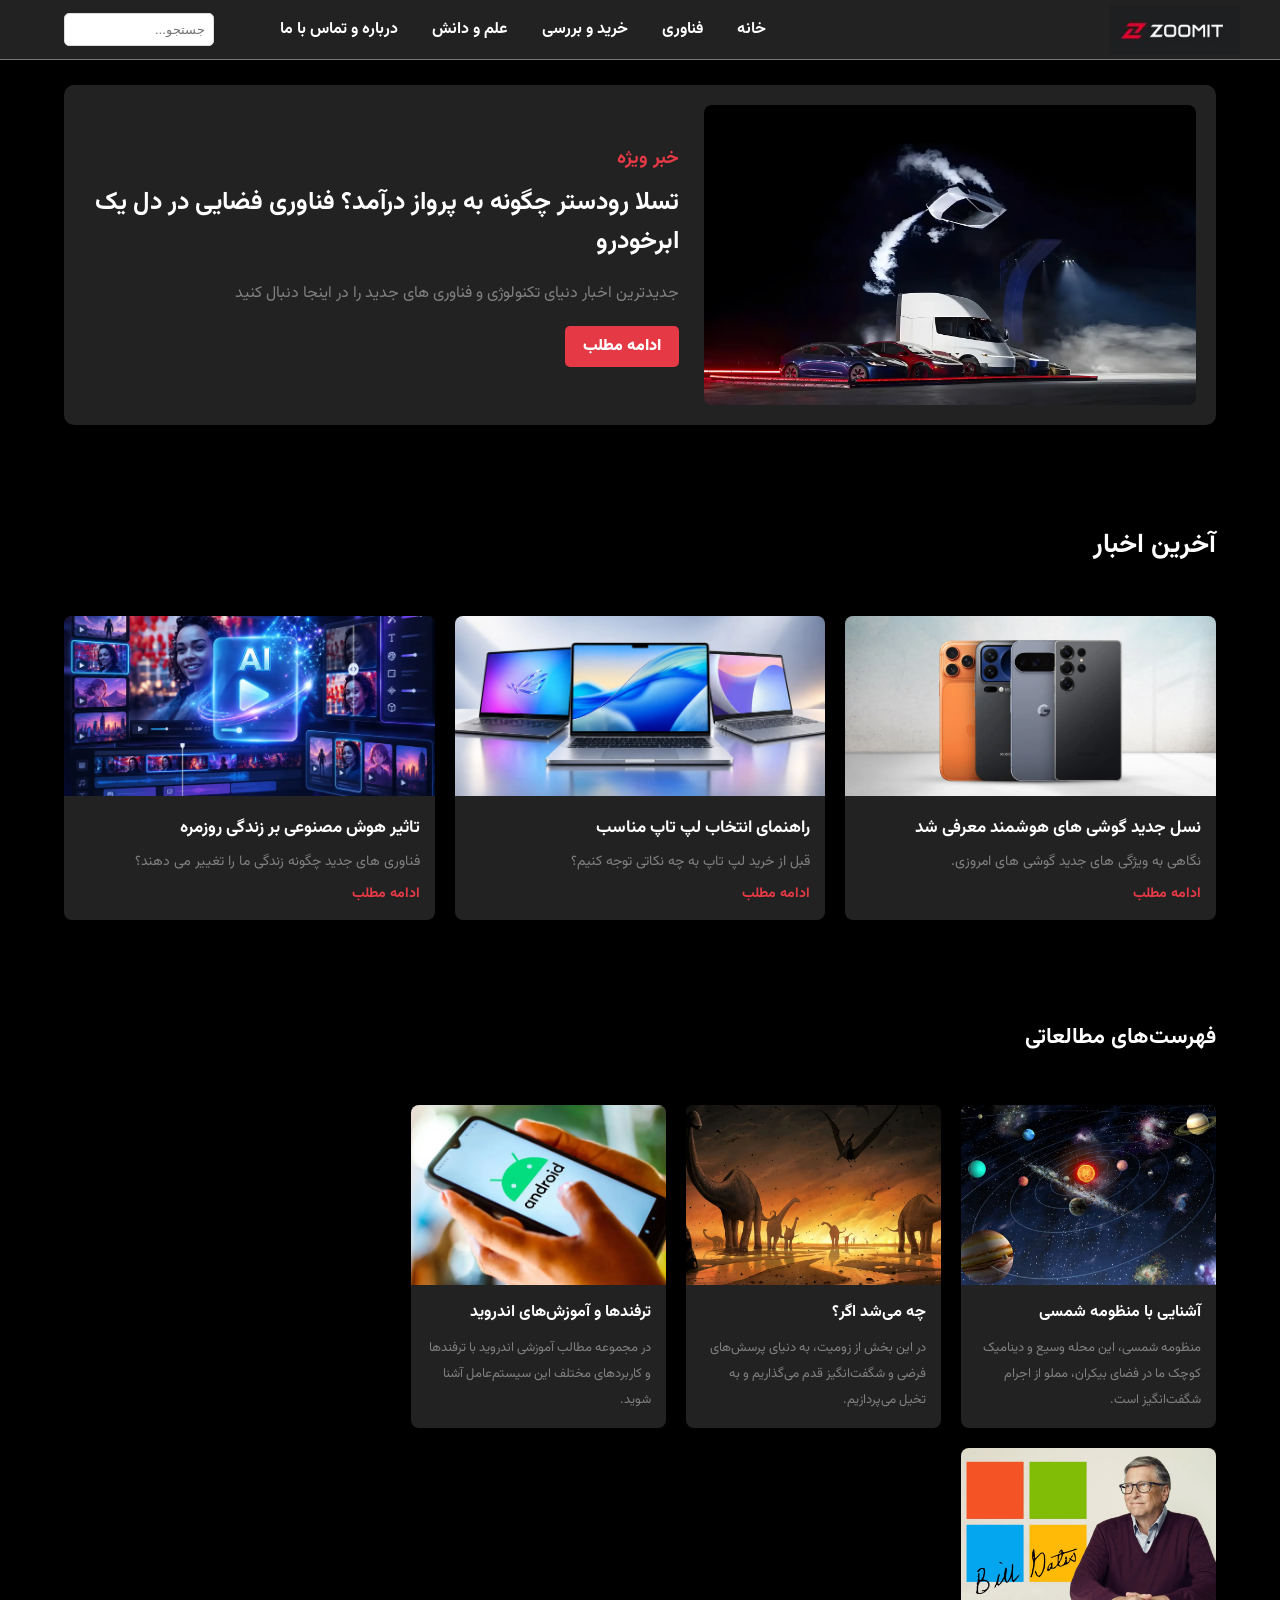
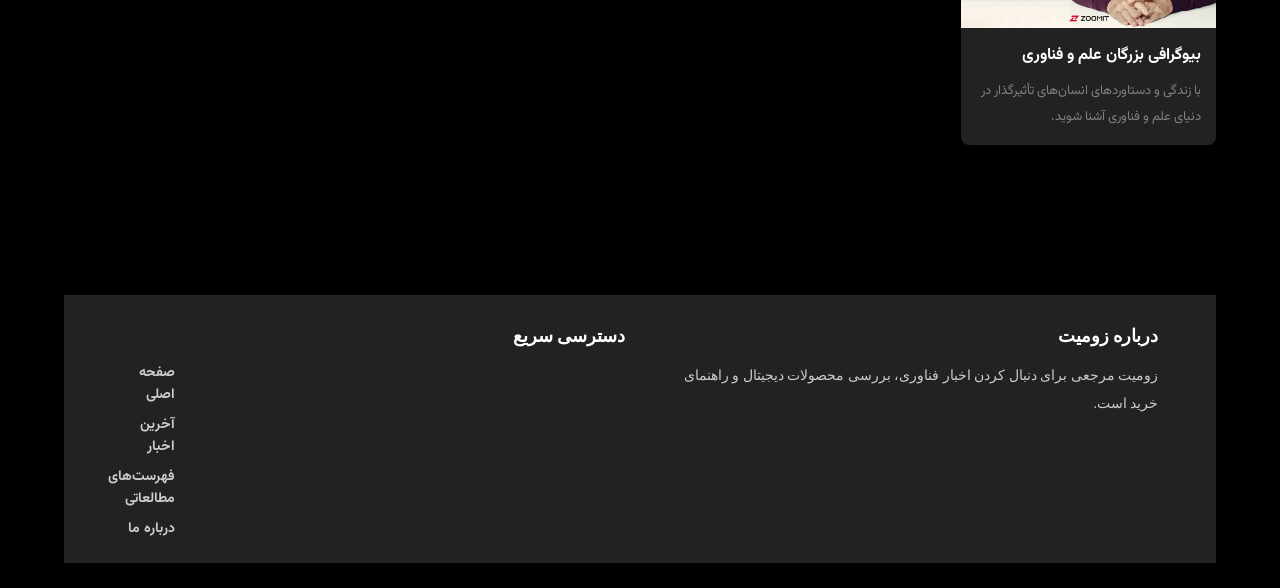
<file: index.html>
<!DOCTYPE html>
<html lang="en">
<head>
    <meta charset="UTF-8">
    <meta name="viewport" content="width=device-width, initial-scale=1.0">
    <link rel="stylesheet" href="style.css">
    <link rel="shortcut icon" href="./images/favicon.png" type="image/x-icon">
    <title>zoomit</title>
</head>
<body>
    <header class="header">
        <img src="./images/logo.JPG" class="logo">

        <nav class="menu">
            <ul>
                <li><a href="./index.html">خانه</a></li>
                <li><a href="./technology.html">فناوری</a></li>
                <li><a href="./buying-guide.html">خرید و بررسی</a></li>
                <li><a href="./science.html">علم و دانش</a></li>
                <li><a href="./about.html">درباره و تماس با ما</a></li>
            </ul>
        </nav>
        
        <div class="search">
            <input type="search" placeholder="جستجو...">
        </div>
    </header> 

    <main class="container">
    <section class="main-news">
            <img src="./images/tesla.webp" alt="تصویر فناوری تسلا">

            <div class="news-text">
                <span class="label">خبر ویژه</span>
                <h1>تسلا رودستر چگونه به پرواز درآمد؟ فناوری فضایی در دل یک ابرخودرو</h1>
                <p>
                    جدیدترین اخبار دنیای تکنولوژی و فناوری های جدید را در اینجا دنبال کنید
                </p>
                <a href="./tesla.html" class="read-more">ادامه مطلب</a>
            </div>
        </section>

        <section class="latest-news">
            <h2>آخرین اخبار</h2>

            <div class="news-list">

                <article class="news-card">
                    <img src="./images/newphones.webp" alt="گوشی موبایل">
                    <div class="card-text">
                        <h3>نسل جدید گوشی های هوشمند معرفی شد</h3>
                        <p>نگاهی به ویژگی های جدید گوشی های امروزی.</p>
                        <a href="./brand-new-phones.html">ادامه مطلب</a>
                    </div>
                </article>

                <article class="news-card">
                    <img src="./images/newslaptop.webp" alt="لپ تاپ">
                    <div class="card-text">
                        <h3>راهنمای انتخاب لپ تاپ مناسب</h3>
                        <p>قبل از خرید لپ تاپ به چه نکاتی توجه کنیم؟</p>
                        <a href="./laptop-guide.html">ادامه مطلب</a>
                    </div>
                </article>

                <article class="news-card">
                    <img src="./images/newstech.webp" alt="فناوری">
                    <div class="card-text">
                        <h3>تاثیر هوش مصنوعی بر زندگی روزمره</h3>
                        <p>فناوری های جدید چگونه زندگی ما را تغییر می دهند؟</p>
                        <a href="./ai.html">ادامه مطلب</a>
                    </div>
                </article>
        </section>


        <section class="study-list">
        <h2>فهرست‌های مطالعاتی</h2>

     <div class="study-cards">

        <article class="study-card">
            <img src="./images/solarsystem.webp" alt="آشنایی با منظومه شمسی">

            <div class="study-text">
                <h3>آشنایی با منظومه شمسی</h3>
                <p>
                    منظومه شمسی، این محله وسیع و
                    دینامیک کوچک ما در فضای بیکران،
                    مملو از اجرام شگفت‌انگیز است.
                </p>
            </div>
        </article>

        <article class="study-card">
            <img src="./images/whatif.webp" alt="چه می شد اگر؟">

            <div class="study-text">
                <h3>چه می‌شد اگر؟</h3>
                <p>
                    در این بخش از زومیت، به دنیای
                    پرسش‌های فرضی و شگفت‌انگیز قدم
                    می‌گذاریم و به تخیل می‌پردازیم.
                </p>
            </div>
        </article>

        <article class="study-card">
            <img src="./images/android.webp" alt="ترفندها و آموزش های اندروید">

            <div class="study-text">
                <h3>ترفندها و آموزش‌های اندروید</h3>
                <p>
                    در مجموعه مطالب آموزشی اندروید
                    با ترفندها و کاربردهای مختلف
                    این سیستم‌عامل آشنا شوید.
                </p>
            </div>
        </article>

        <article class="study-card">
            <img src="./images/experts.webp" alt="بیوگرافی بزرگان علم و فناوری">

            <div class="study-text">
                <h3>بیوگرافی بزرگان علم و فناوری</h3>
                <p>
                    با زندگی و دستاوردهای انسان‌های
                    تأثیرگذار در دنیای علم و فناوری
                    آشنا شوید.
                </p>
            </div>
        </article>

        </section>

<footer class="footer">
    <div class="footer-content">

        <div class="footer-box">
            <h3>درباره زومیت</h3>
            <p>
                زومیت مرجعی برای دنبال کردن اخبار فناوری،
                بررسی محصولات دیجیتال و راهنمای خرید است.
            </p>
        </div>

        
        <div class="footer-box">
            <h3>دسترسی سریع</h3>
            <ul>
                <li><a href="#">صفحه اصلی</a></li>
                <li><a href="#">آخرین اخبار</a></li>
                <li><a href="#">فهرست‌های مطالعاتی</a></li>
                <li><a href="#">درباره ما</a></li>
            </ul>
        </div>
</footer>
        </main>
</body>
</html>
</file>
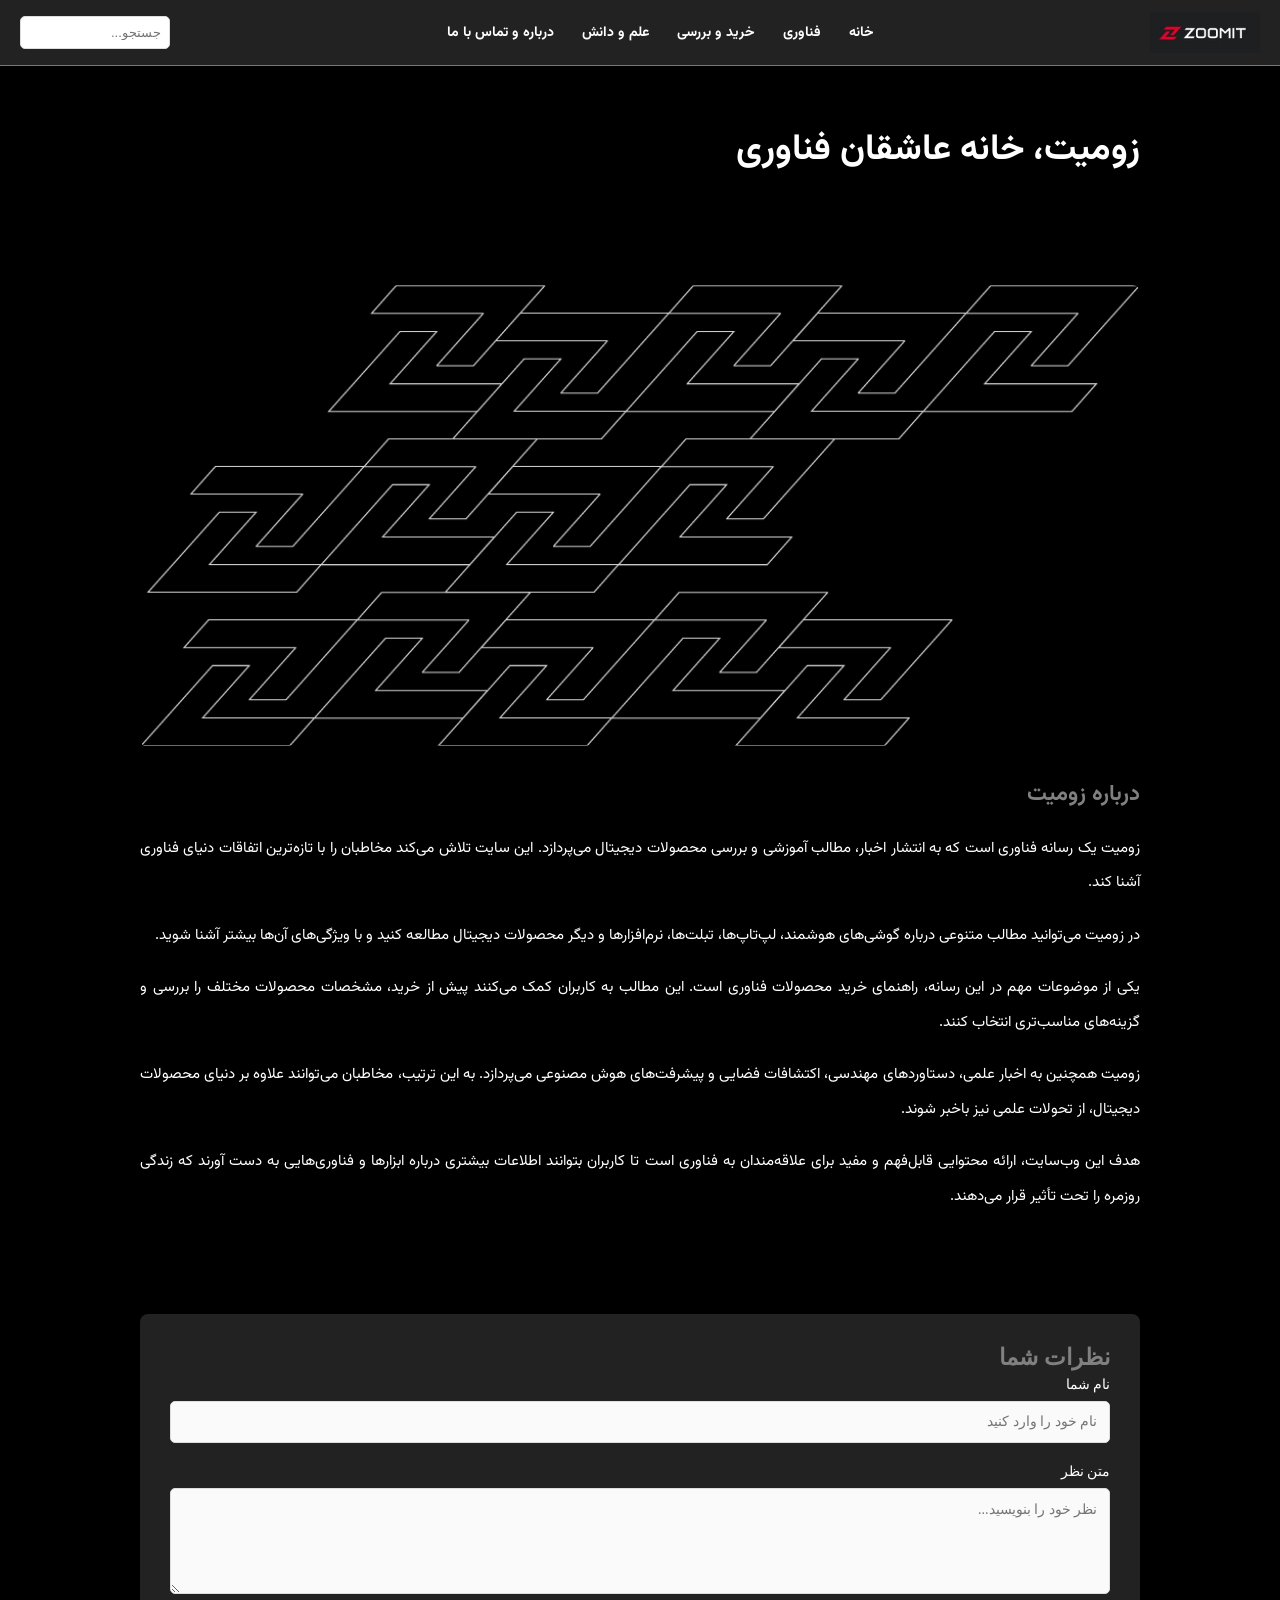
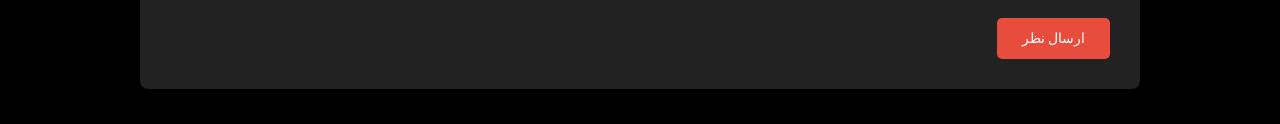
<file: about.html>
<!DOCTYPE html>
<html lang="en">
<head>
    <meta charset="UTF-8">
    <meta name="viewport" content="width=device-width, initial-scale=1.0">
    <link rel="stylesheet" href="about.css">
    <title>About and Contact Us</title>
</head>
<body>
    <header class="header">
        <img src="./images/logo.JPG" class="logo">

        <nav class="menu">
            <ul>
                <li><a href="./index.html">خانه</a></li>
                <li><a href="./technology.html">فناوری</a></li>
                <li><a href="./buying-guide.html">خرید و بررسی</a></li>
                <li><a href="./science.html">علم و دانش</a></li>
                <li><a href="./about.html">درباره و تماس با ما</a></li>
            </ul>
        </nav>
        
        <div class="search">
            <input type="search" placeholder="جستجو...">
        </div>
    </header>
    
    <main class="content">
        <section class="about-section">
            <h1>زومیت، خانه عاشقان فناوری</h1>

            <div class="about-image">
                <img src="./images/Zoomit.png"
                     alt="معرفی سایت زومیت و دنیای فناوری">
            </div>

            <div class="about-text">
                <h2>درباره زومیت</h2>

                <p>
                    زومیت یک رسانه فناوری است که به انتشار اخبار،
                    مطالب آموزشی و بررسی محصولات دیجیتال می‌پردازد.
                    این سایت تلاش می‌کند مخاطبان را با تازه‌ترین
                    اتفاقات دنیای فناوری آشنا کند.
                </p>

                <p>
                    در زومیت می‌توانید مطالب متنوعی درباره گوشی‌های
                    هوشمند، لپ‌تاپ‌ها، تبلت‌ها، نرم‌افزارها و دیگر
                    محصولات دیجیتال مطالعه کنید و با ویژگی‌های
                    آن‌ها بیشتر آشنا شوید.
                </p>

                <p>
                    یکی از موضوعات مهم در این رسانه، راهنمای خرید
                    محصولات فناوری است. این مطالب به کاربران کمک
                    می‌کنند پیش از خرید، مشخصات محصولات مختلف را
                    بررسی و گزینه‌های مناسب‌تری انتخاب کنند.
                </p>

                <p>
                    زومیت همچنین به اخبار علمی، دستاوردهای مهندسی،
                    اکتشافات فضایی و پیشرفت‌های هوش مصنوعی می‌پردازد.
                    به این ترتیب، مخاطبان می‌توانند علاوه بر دنیای
                    محصولات دیجیتال، از تحولات علمی نیز باخبر شوند.
                </p>

                <p>
                    هدف این وب‌سایت، ارائه محتوایی قابل‌فهم و مفید
                    برای علاقه‌مندان به فناوری است تا کاربران بتوانند
                    اطلاعات بیشتری درباره ابزارها و فناوری‌هایی
                    به دست آورند که زندگی روزمره را تحت تأثیر
                    قرار می‌دهند.
                </p>

            </div>
        </section>

        <section class="comments">
            <h2>نظرات شما</h2>

            <form action="#" method="post">

                <div class="form-group">
                    <label for="username">نام شما</label>
                    <input type="text"
                           id="username"
                           name="username"
                           placeholder="نام خود را وارد کنید"
                           required>
                </div>
                <div class="form-group">
                    <label for="comment">متن نظر</label>
                    <textarea id="comment"
                              name="comment"
                              rows="5"
                              placeholder="نظر خود را بنویسید..."
                              required></textarea>

                </div>
                <button type="submit">
                    ارسال نظر
                </button>
            </form>
    </section>
    </main>        
</body>
</html>
</file>
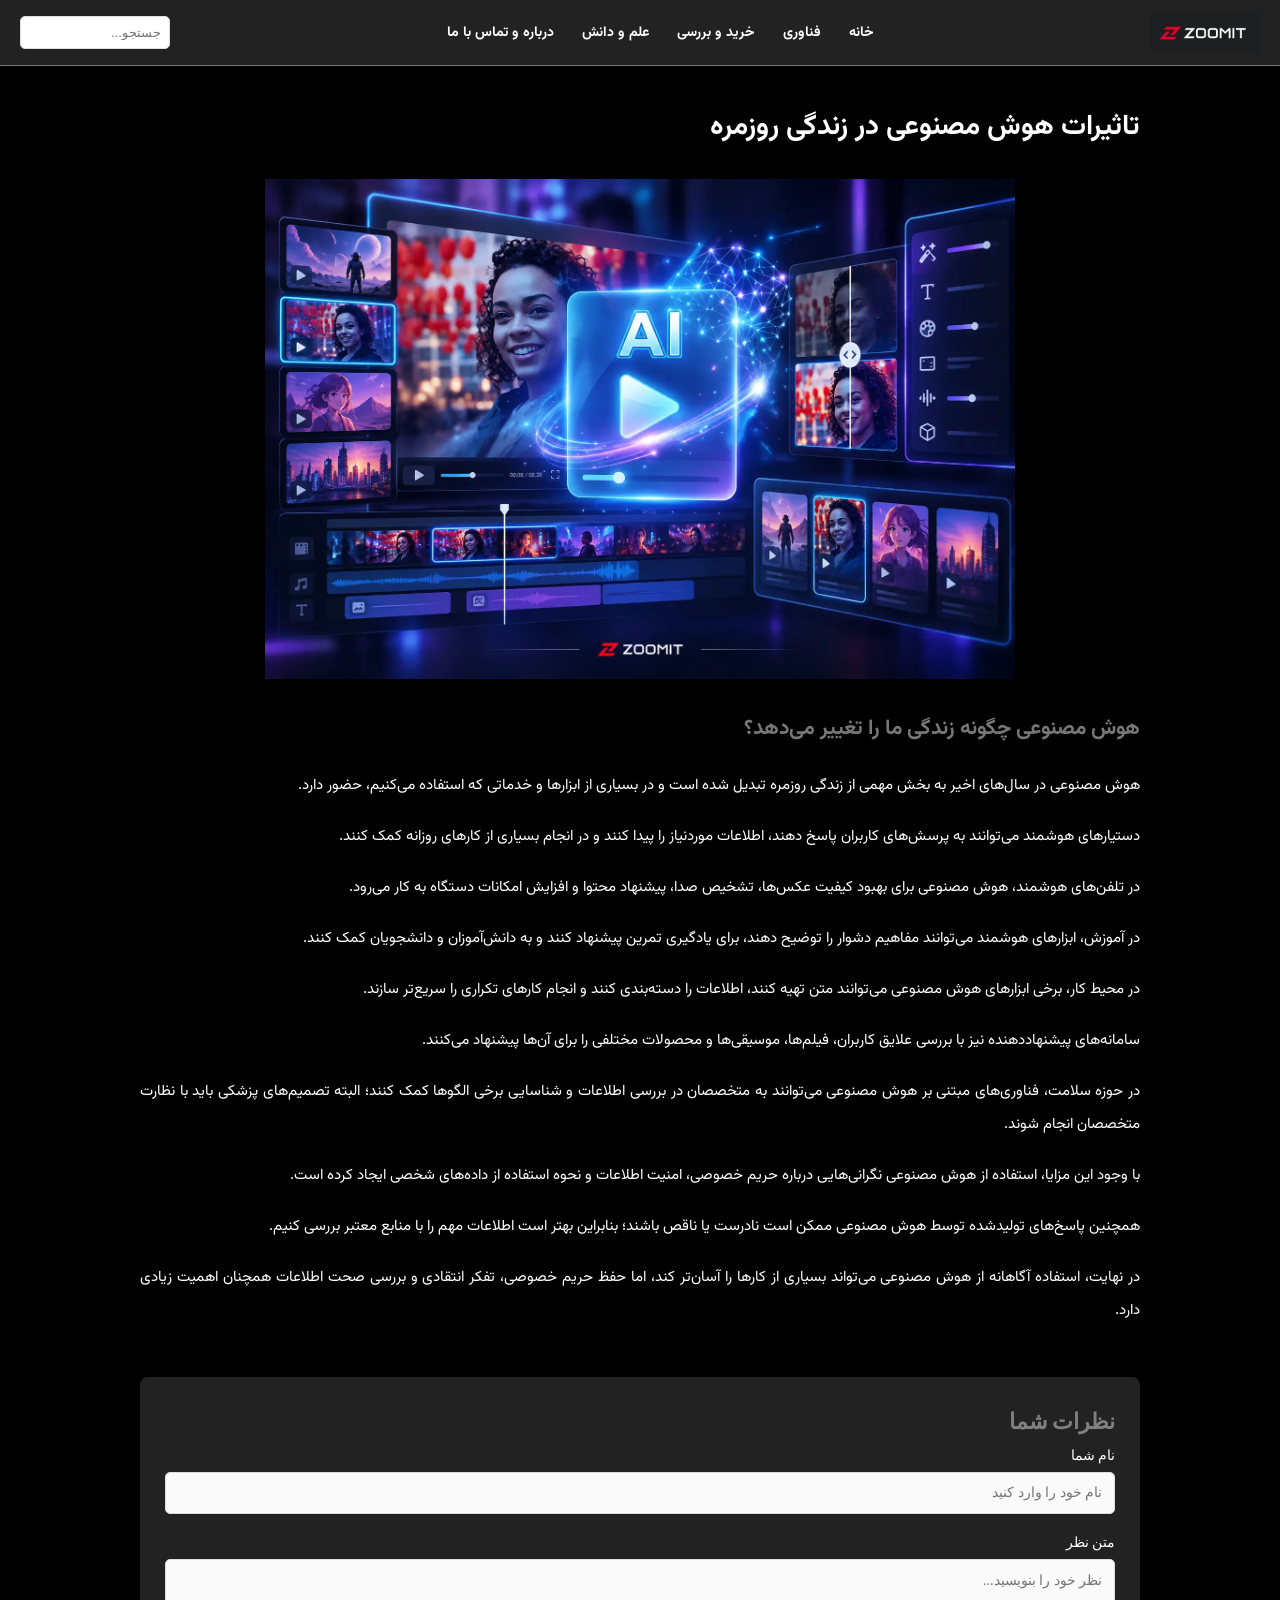
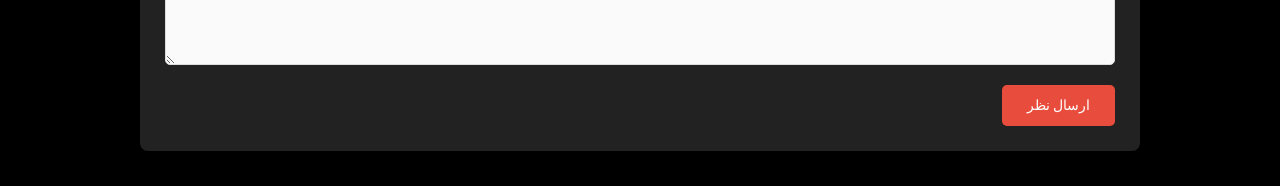
<file: ai.html>
<!DOCTYPE html>
<html lang="en">
<head>
    <meta charset="UTF-8">
    <meta name="viewport" content="width=device-width, initial-scale=1.0">
    <link rel="stylesheet" href="ai.css">
    <title>AI</title>
</head>
<body>
    <header class="header">
        <img src="./images/logo.JPG" class="logo">

        <nav class="menu">
            <ul>
                <li><a href="./index.html">خانه</a></li>
                <li><a href="./technology.html">فناوری</a></li>
                <li><a href="./buying-guide.html">خرید و بررسی</a></li>
                <li><a href="./science.html">علم و دانش</a></li>
                <li><a href="./about.html">درباره و تماس با ما</a></li>
            </ul>
        </nav>
        <div class="search">
            <input type="search" placeholder="جستجو...">
        </div>
    </header> 

    <main class="content">
        <article class="article">
            <h1>تاثیرات هوش مصنوعی در زندگی روزمره</h1>

            <div class="news-image">
                <img src="./images/newstech.webp"
                     alt="تصویر مفهومی گوشی تاشو اپل">
            </div>

            <div class="news-content">

                <h2>هوش مصنوعی چگونه زندگی ما را تغییر می‌دهد؟</h2>

                <p>
                    هوش مصنوعی در سال‌های اخیر به بخش مهمی از زندگی روزمره تبدیل شده است
                    و در بسیاری از ابزارها و خدماتی که استفاده می‌کنیم، حضور دارد.
                </p>

                <p>
                    دستیارهای هوشمند می‌توانند به پرسش‌های کاربران پاسخ دهند،
                    اطلاعات موردنیاز را پیدا کنند و در انجام بسیاری از کارهای روزانه کمک کنند.
                </p>

                <p>
                    در تلفن‌های هوشمند، هوش مصنوعی برای بهبود کیفیت عکس‌ها،
                    تشخیص صدا، پیشنهاد محتوا و افزایش امکانات دستگاه به کار می‌رود.
                </p>

                <p>
                    در آموزش، ابزارهای هوشمند می‌توانند مفاهیم دشوار را توضیح دهند،
                    برای یادگیری تمرین پیشنهاد کنند و به دانش‌آموزان و دانشجویان کمک کنند.
                </p>

                <p>
                    در محیط کار، برخی ابزارهای هوش مصنوعی می‌توانند متن تهیه کنند،
                    اطلاعات را دسته‌بندی کنند و انجام کارهای تکراری را سریع‌تر سازند.
                </p>

                <p>
                    سامانه‌های پیشنهاددهنده نیز با بررسی علایق کاربران،
                    فیلم‌ها، موسیقی‌ها و محصولات مختلفی را برای آن‌ها پیشنهاد می‌کنند.
                </p>

                <p>
                    در حوزه سلامت، فناوری‌های مبتنی بر هوش مصنوعی می‌توانند به متخصصان
                    در بررسی اطلاعات و شناسایی برخی الگوها کمک کنند؛ البته تصمیم‌های پزشکی
                    باید با نظارت متخصصان انجام شوند.
                </p>

                <p>
                    با وجود این مزایا، استفاده از هوش مصنوعی نگرانی‌هایی درباره
                    حریم خصوصی، امنیت اطلاعات و نحوه استفاده از داده‌های شخصی ایجاد کرده است.
                </p>

                <p>
                    همچنین پاسخ‌های تولیدشده توسط هوش مصنوعی ممکن است نادرست یا ناقص باشند؛
                    بنابراین بهتر است اطلاعات مهم را با منابع معتبر بررسی کنیم.
                </p>

                <p>
                    در نهایت، استفاده آگاهانه از هوش مصنوعی می‌تواند بسیاری از کارها را آسان‌تر کند،
                    اما حفظ حریم خصوصی، تفکر انتقادی و بررسی صحت اطلاعات همچنان اهمیت زیادی دارد.
                </p>

            </div>

        </article>

        <section class="comments">
            <h2>نظرات شما</h2>

            <form action="#" method="post">

                <div class="form-group">
                    <label for="username">نام شما</label>
                    <input type="text"
                           id="username"
                           name="username"
                           placeholder="نام خود را وارد کنید"
                           required>
                </div>
                <div class="form-group">
                    <label for="comment">متن نظر</label>
                    <textarea id="comment"
                              name="comment"
                              rows="5"
                              placeholder="نظر خود را بنویسید..."
                              required></textarea>

                </div>
                <button type="submit">
                    ارسال نظر
                </button>
            </form>
        </section>


    </main>
</body>
</html>
</file>
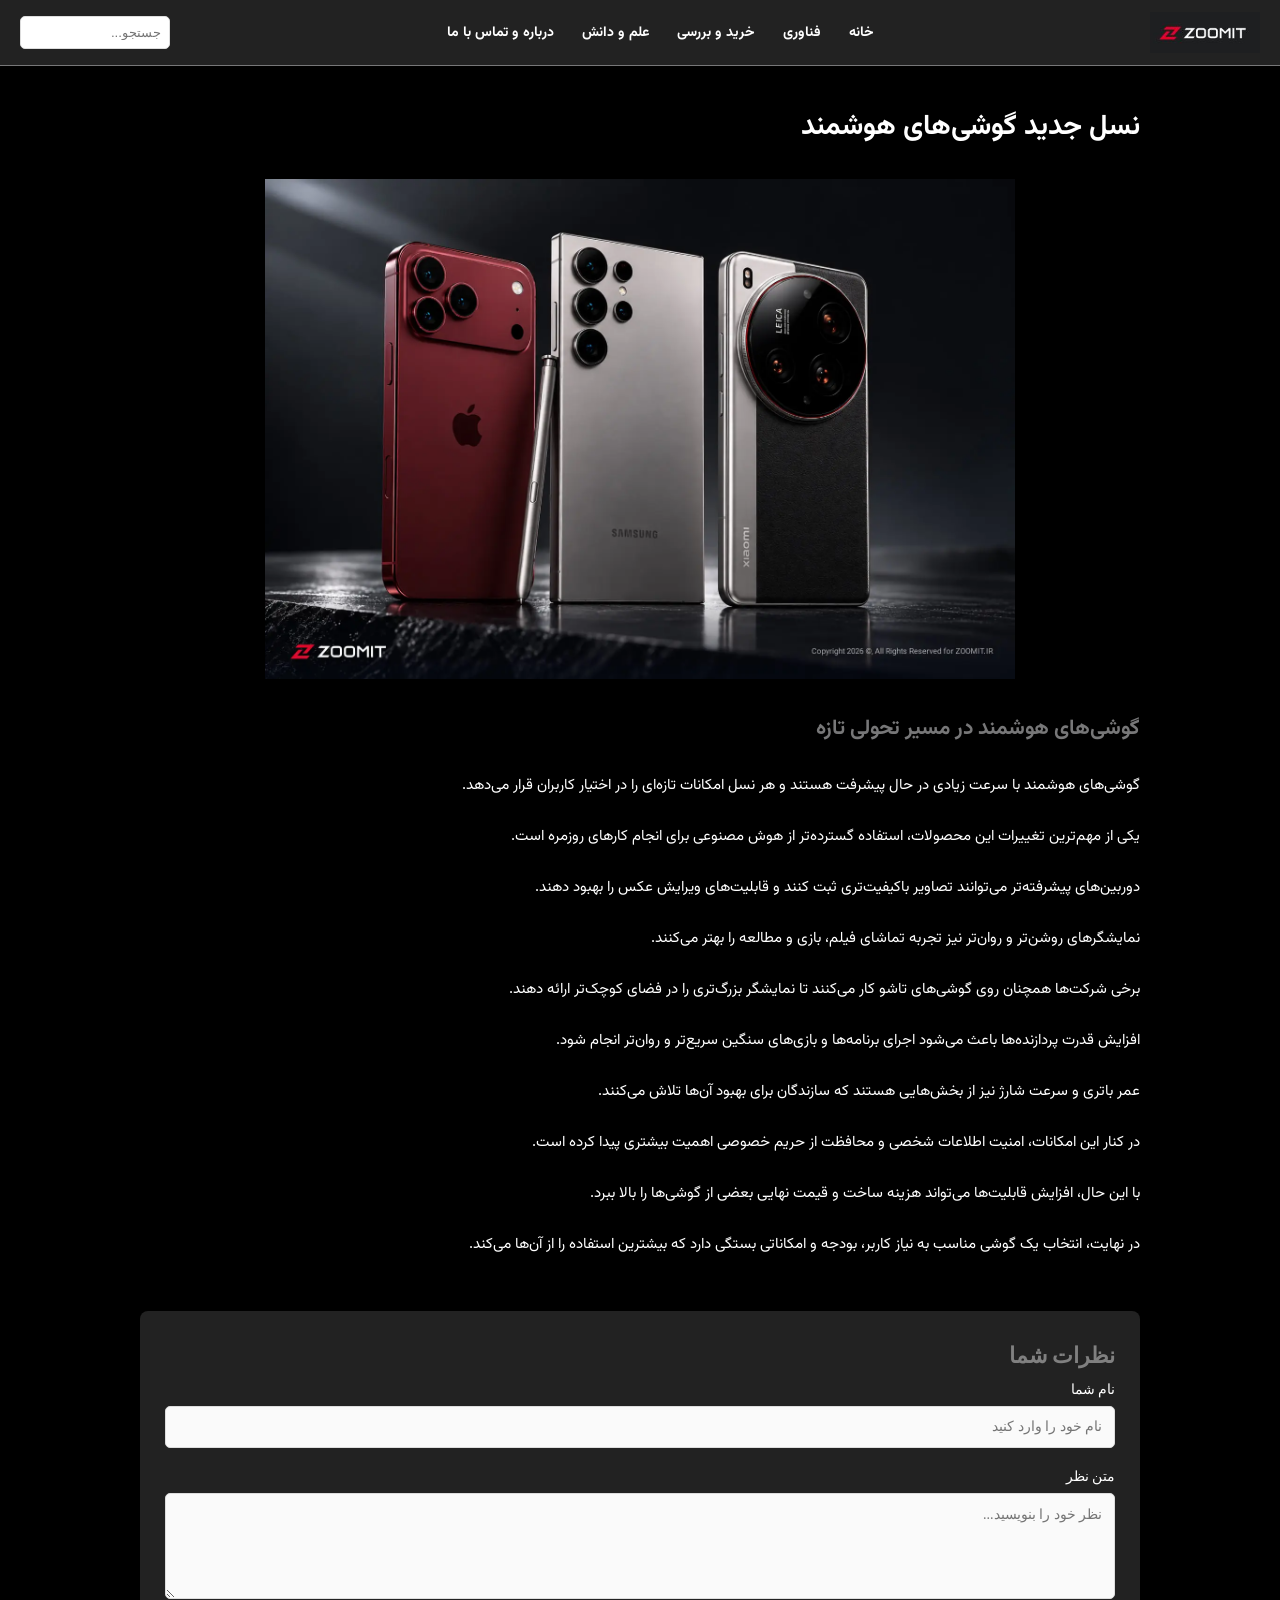
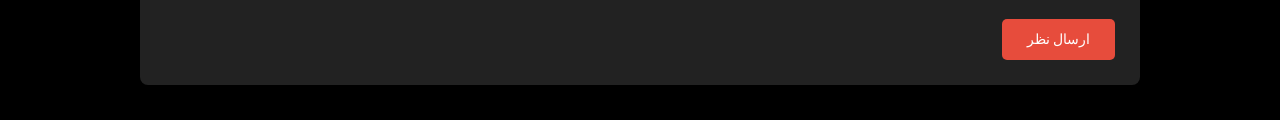
<file: brand-new-phones.html>
<!DOCTYPE html>
<html lang="fa">
<head>
    <meta charset="UTF-8">
    <meta name="viewport" content="width=device-width, initial-scale=1.0">
    <link rel="stylesheet" href="brand-new-phones.css">
    <title>Document</title>
</head>
<body>
    <header class="header">
        <img src="./images/logo.JPG" class="logo">

        <nav class="menu">
            <ul>
                <li><a href="./index.html">خانه</a></li>
                <li><a href="./technology.html">فناوری</a></li>
                <li><a href="./buying-guide.html">خرید و بررسی</a></li>
                <li><a href="./science.html">علم و دانش</a></li>
                <li><a href="./about.html">درباره و تماس با ما</a></li>
            </ul>
        </nav>
        
        <div class="search">
            <input type="search" placeholder="جستجو...">
        </div>
    </header> 

    <main class="content">
        <article class="article">
            <h1>نسل جدید گوشی‌های هوشمند</h1>

            <div class="news-image">
                <img src="./images/brandnewphones.webp"
                     alt="تصویر مفهومی گوشی تاشو اپل">
            </div>

            <div class="news-content">
                <h2>گوشی‌های هوشمند در مسیر تحولی تازه</h2>

                <p>
                    گوشی‌های هوشمند با سرعت زیادی در حال پیشرفت هستند و هر نسل امکانات تازه‌ای را در اختیار کاربران قرار می‌دهد.
                </p>

                <p>
                    یکی از مهم‌ترین تغییرات این محصولات، استفاده گسترده‌تر از هوش مصنوعی برای انجام کارهای روزمره است.
                </p>

                <p>
                    دوربین‌های پیشرفته‌تر می‌توانند تصاویر باکیفیت‌تری ثبت کنند و قابلیت‌های ویرایش عکس را بهبود دهند.
                </p>

                <p>
                    نمایشگرهای روشن‌تر و روان‌تر نیز تجربه تماشای فیلم، بازی و مطالعه را بهتر می‌کنند.
                </p>

                <p>
                    برخی شرکت‌ها همچنان روی گوشی‌های تاشو کار می‌کنند تا نمایشگر بزرگ‌تری را در فضای کوچک‌تر ارائه دهند.
                </p>

                <p>
                    افزایش قدرت پردازنده‌ها باعث می‌شود اجرای برنامه‌ها و بازی‌های سنگین سریع‌تر و روان‌تر انجام شود.
                </p>

                <p>
                    عمر باتری و سرعت شارژ نیز از بخش‌هایی هستند که سازندگان برای بهبود آن‌ها تلاش می‌کنند.
                </p>

                <p>
                    در کنار این امکانات، امنیت اطلاعات شخصی و محافظت از حریم خصوصی اهمیت بیشتری پیدا کرده است.
                </p>

                <p>
                    با این حال، افزایش قابلیت‌ها می‌تواند هزینه ساخت و قیمت نهایی بعضی از گوشی‌ها را بالا ببرد.
                </p>

                <p>
                    در نهایت، انتخاب یک گوشی مناسب به نیاز کاربر، بودجه و امکاناتی بستگی دارد که بیشترین استفاده را از آن‌ها می‌کند.
                </p>
            </div>
        </article>

        <section class="comments">
            <h2>نظرات شما</h2>

            <form action="#" method="post">

                <div class="form-group">
                    <label for="username">نام شما</label>
                    <input type="text"
                           id="username"
                           name="username"
                           placeholder="نام خود را وارد کنید"
                           required>
                </div>
                <div class="form-group">
                    <label for="comment">متن نظر</label>
                    <textarea id="comment"
                              name="comment"
                              rows="5"
                              placeholder="نظر خود را بنویسید..."
                              required></textarea>

                </div>
                <button type="submit">
                    ارسال نظر
                </button>
            </form>
        </section>


    </main>
</body>
</html>
</file>
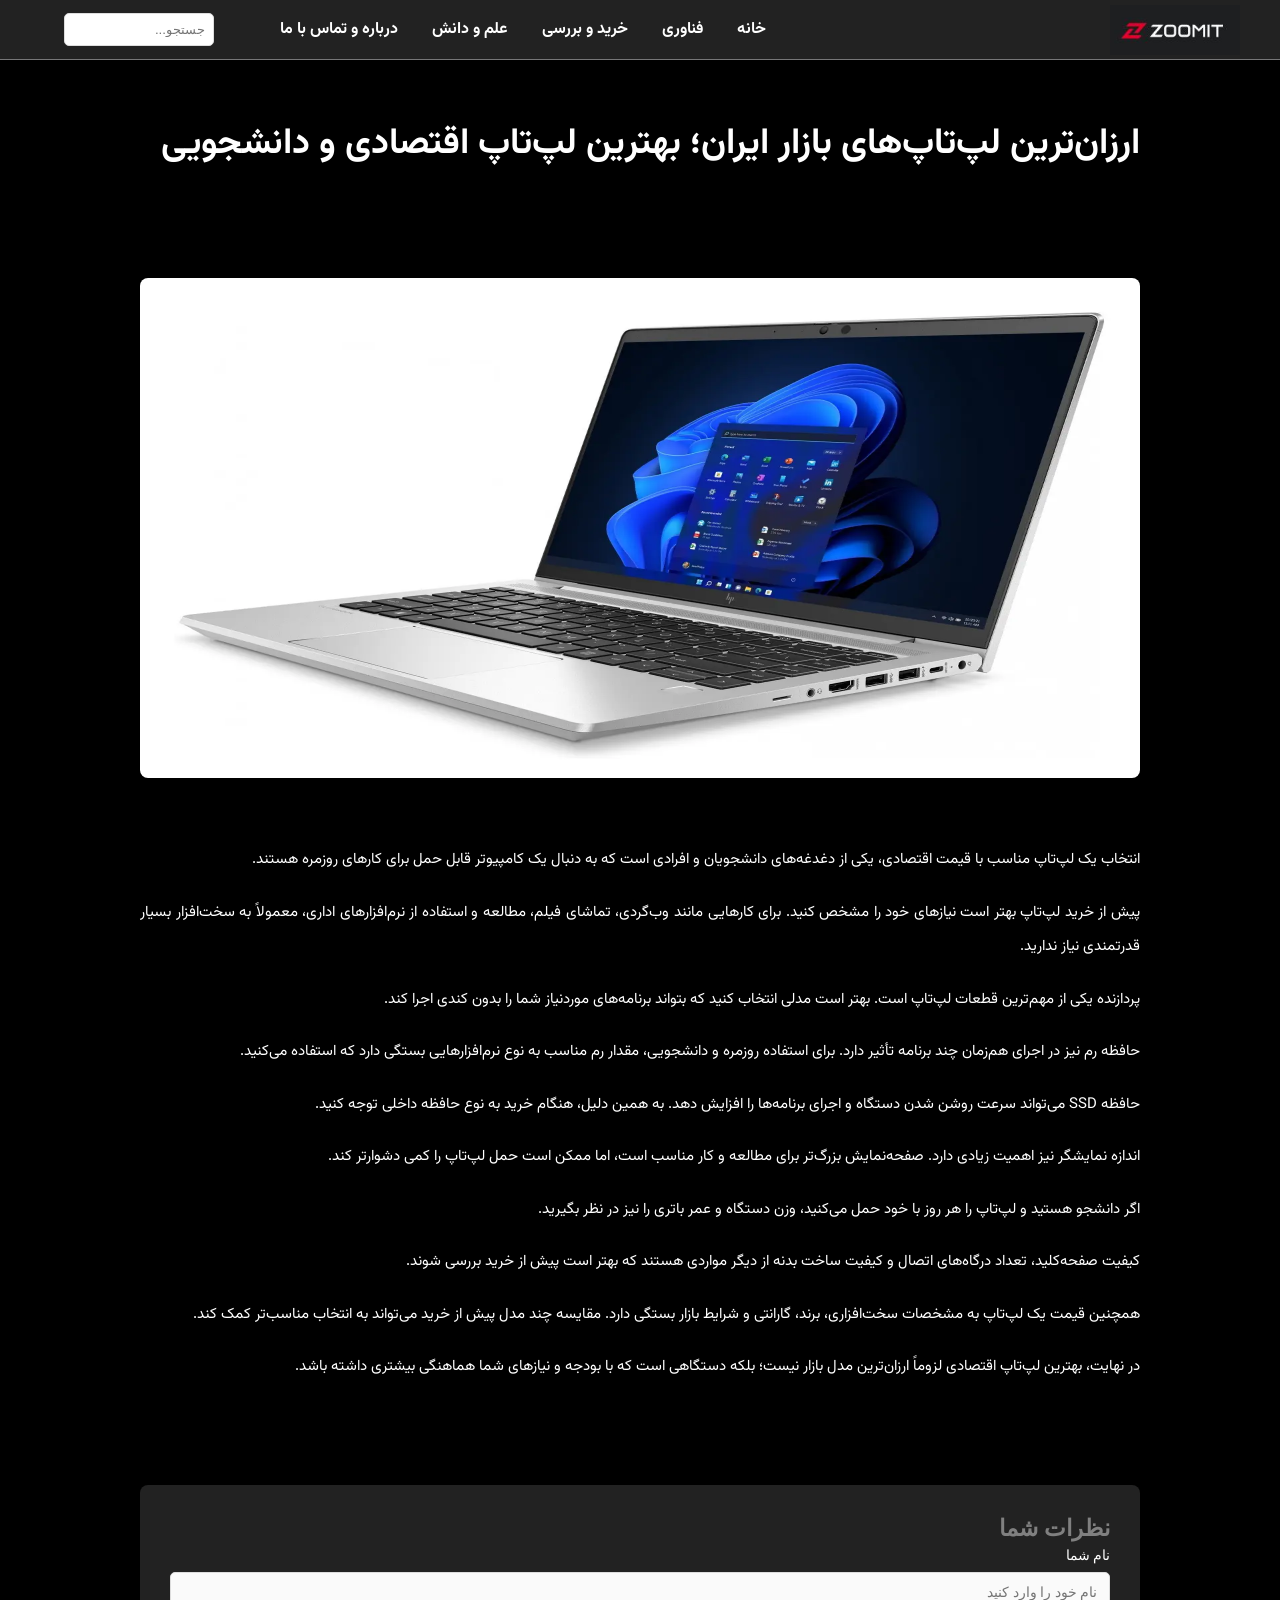
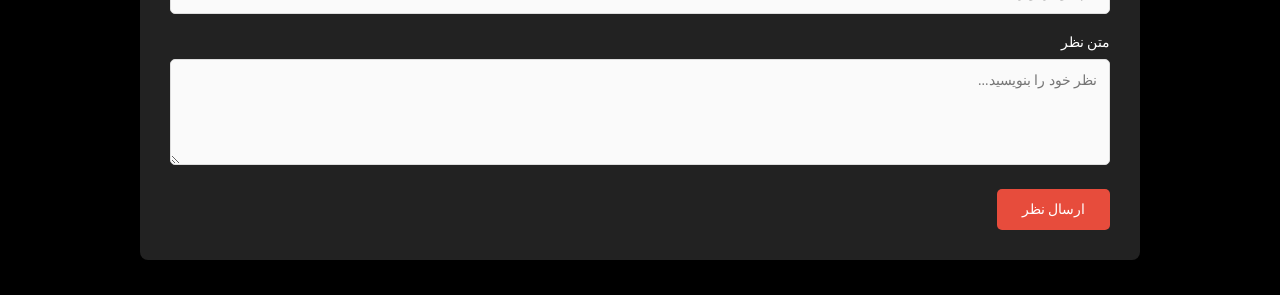
<file: buying-guide.html>
<!DOCTYPE html>
<html lang="en">
<head>
    <meta charset="UTF-8">
    <meta name="viewport" content="width=device-width, initial-scale=1.0">
    <link rel="stylesheet" href="buying-guide.css">
    <title>Buying Guide</title>
</head>
<body>
    <header class="header">
        <img src="./images/logo.JPG" class="logo">

        <nav class="menu">
            <ul>
                <li><a href="./index.html">خانه</a></li>
                <li><a href="./technology.html">فناوری</a></li>
                <li><a href="./buying-guide.html">خرید و بررسی</a></li>
                <li><a href="./science.html">علم و دانش</a></li>
                <li><a href="./about.html">درباره و تماس با ما</a></li>
            </ul>
        </nav>
        
        <div class="search">
            <input type="search" placeholder="جستجو...">
        </div>
    </header> 

     <main class="content">

        <article class="article">
            <h1>
                ارزان‌ترین لپ‌تاپ‌های بازار ایران؛
                بهترین لپ‌تاپ اقتصادی و دانشجویی
            </h1>

            <div class="news-image">
                <img src="./images/affordablelaptop.webp"
                     alt="لپ‌تاپ مناسب برای دانشجویان">
            </div>

            <section class="news-content">
                <h2>راهنمای انتخاب لپ‌تاپ اقتصادی</h2>

                <p>
                    انتخاب یک لپ‌تاپ مناسب با قیمت اقتصادی، یکی از
                    دغدغه‌های دانشجویان و افرادی است که به دنبال
                    یک کامپیوتر قابل حمل برای کارهای روزمره هستند.
                </p>

                <p>
                    پیش از خرید لپ‌تاپ بهتر است نیازهای خود را مشخص کنید.
                    برای کارهایی مانند وب‌گردی، تماشای فیلم، مطالعه
                    و استفاده از نرم‌افزارهای اداری، معمولاً به
                    سخت‌افزار بسیار قدرتمندی نیاز ندارید.
                </p>

                <p>
                    پردازنده یکی از مهم‌ترین قطعات لپ‌تاپ است.
                    بهتر است مدلی انتخاب کنید که بتواند برنامه‌های
                    موردنیاز شما را بدون کندی اجرا کند.
                </p>

                <p>
                    حافظه رم نیز در اجرای هم‌زمان چند برنامه تأثیر دارد.
                    برای استفاده روزمره و دانشجویی، مقدار رم مناسب
                    به نوع نرم‌افزارهایی بستگی دارد که استفاده می‌کنید.
                </p>

                <p>
                    حافظه SSD می‌تواند سرعت روشن شدن دستگاه و اجرای
                    برنامه‌ها را افزایش دهد. به همین دلیل، هنگام
                    خرید به نوع حافظه داخلی توجه کنید.
                </p>

                <p>
                    اندازه نمایشگر نیز اهمیت زیادی دارد. صفحه‌نمایش
                    بزرگ‌تر برای مطالعه و کار مناسب است، اما ممکن است
                    حمل لپ‌تاپ را کمی دشوارتر کند.
                </p>

                <p>
                    اگر دانشجو هستید و لپ‌تاپ را هر روز با خود حمل
                    می‌کنید، وزن دستگاه و عمر باتری را نیز در نظر بگیرید.
                </p>

                <p>
                    کیفیت صفحه‌کلید، تعداد درگاه‌های اتصال و کیفیت
                    ساخت بدنه از دیگر مواردی هستند که بهتر است
                    پیش از خرید بررسی شوند.
                </p>

                <p>
                    همچنین قیمت یک لپ‌تاپ به مشخصات سخت‌افزاری،
                    برند، گارانتی و شرایط بازار بستگی دارد.
                    مقایسه چند مدل پیش از خرید می‌تواند به انتخاب
                    مناسب‌تر کمک کند.
                </p>

                <p>
                    در نهایت، بهترین لپ‌تاپ اقتصادی لزوماً ارزان‌ترین
                    مدل بازار نیست؛ بلکه دستگاهی است که با بودجه و
                    نیازهای شما هماهنگی بیشتری داشته باشد.
                </p>
            </section>
        </article>

        <section class="comments">
            <h2>نظرات شما</h2>

            <form action="#" method="post">

                <div class="form-group">
                    <label for="username">نام شما</label>
                    <input type="text"
                           id="username"
                           name="username"
                           placeholder="نام خود را وارد کنید"
                           required>
                </div>
                <div class="form-group">
                    <label for="comment">متن نظر</label>
                    <textarea id="comment"
                              name="comment"
                              rows="5"
                              placeholder="نظر خود را بنویسید..."
                              required></textarea>

                </div>
                <button type="submit">
                    ارسال نظر
                </button>
            </form>
        </section>
        </main>
</body>
</html>
</file>
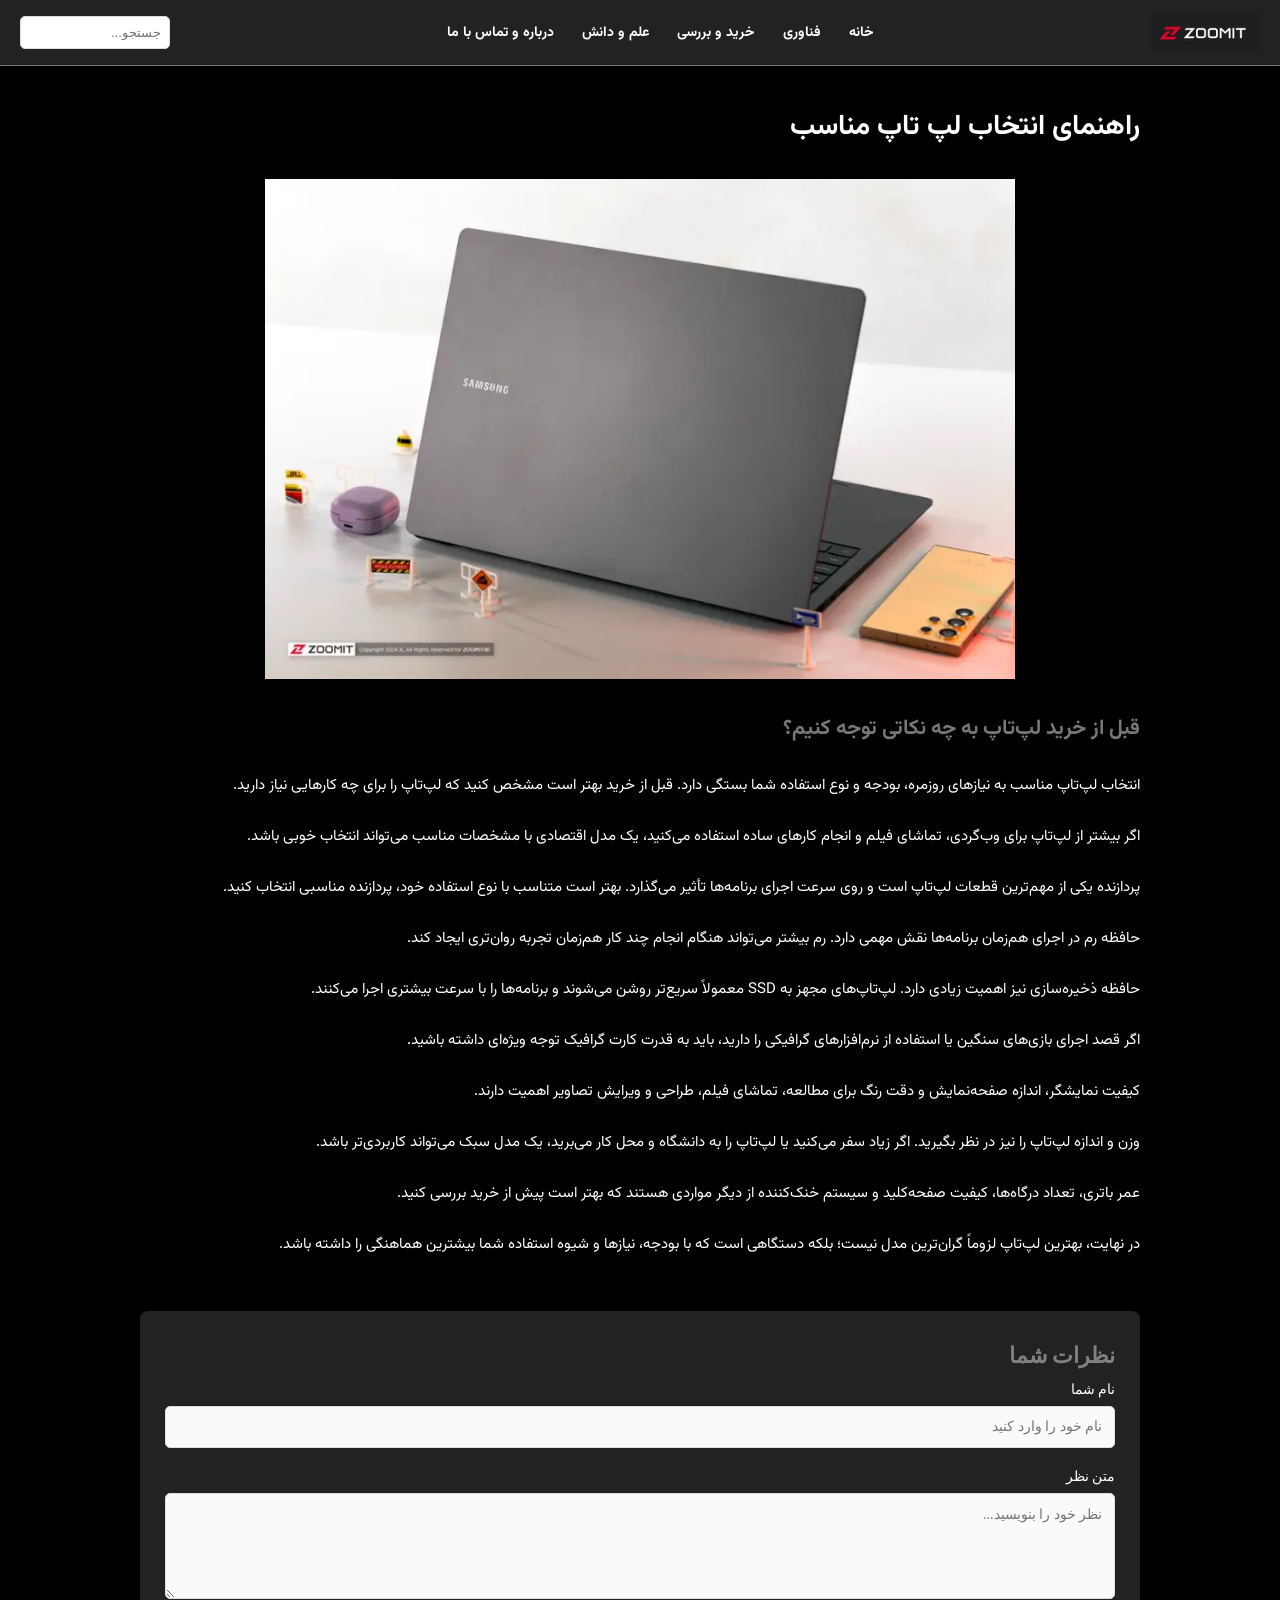
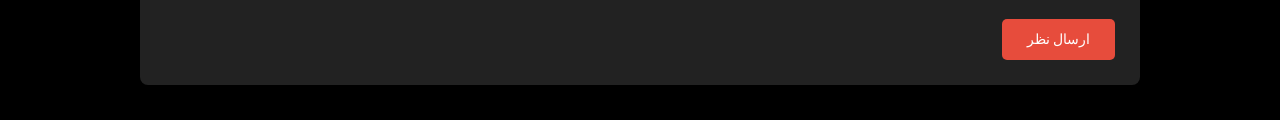
<file: laptop-guide.html>
<!DOCTYPE html>
<html lang="fa">
<head>
    <meta charset="UTF-8">
    <meta name="viewport" content="width=device-width, initial-scale=1.0">
    <link rel="stylesheet" href="laptop-guide.css">
    <title>Document</title>
</head>
<body>
    <header class="header">
        <img src="./images/logo.JPG" class="logo">

        <nav class="menu">
            <ul>
                <li><a href="./index.html">خانه</a></li>
                <li><a href="./technology.html">فناوری</a></li>
                <li><a href="./buying-guide.html">خرید و بررسی</a></li>
                <li><a href="./science.html">علم و دانش</a></li>
                <li><a href="./about.html">درباره و تماس با ما</a></li>
            </ul>
        </nav>
        
        <div class="search">
            <input type="search" placeholder="جستجو...">
        </div>
    </header> 

    <main class="content">
        <article class="article">
            <h1>راهنمای انتخاب لپ تاپ مناسب</h1>

            <div class="news-image">
                <img src="./images/laptop-guide.webp"
                     alt="تصویر مفهومی گوشی تاشو اپل">
            </div>

            <div class="news-content">

                <h2>قبل از خرید لپ‌تاپ به چه نکاتی توجه کنیم؟</h2>

                <p>
                    انتخاب لپ‌تاپ مناسب به نیازهای روزمره، بودجه و نوع استفاده شما بستگی دارد.
                    قبل از خرید بهتر است مشخص کنید که لپ‌تاپ را برای چه کارهایی نیاز دارید.
                </p>

                <p>
                    اگر بیشتر از لپ‌تاپ برای وب‌گردی، تماشای فیلم و انجام کارهای ساده استفاده می‌کنید،
                    یک مدل اقتصادی با مشخصات مناسب می‌تواند انتخاب خوبی باشد.
                </p>

                <p>
                    پردازنده یکی از مهم‌ترین قطعات لپ‌تاپ است و روی سرعت اجرای برنامه‌ها تأثیر می‌گذارد.
                    بهتر است متناسب با نوع استفاده خود، پردازنده مناسبی انتخاب کنید.
                </p>

                <p>
                    حافظه رم در اجرای هم‌زمان برنامه‌ها نقش مهمی دارد.
                    رم بیشتر می‌تواند هنگام انجام چند کار هم‌زمان تجربه روان‌تری ایجاد کند.
                </p>

                <p>
                    حافظه ذخیره‌سازی نیز اهمیت زیادی دارد.
                    لپ‌تاپ‌های مجهز به SSD معمولاً سریع‌تر روشن می‌شوند و برنامه‌ها را با سرعت بیشتری اجرا می‌کنند.
                </p>

                <p>
                    اگر قصد اجرای بازی‌های سنگین یا استفاده از نرم‌افزارهای گرافیکی را دارید،
                    باید به قدرت کارت گرافیک توجه ویژه‌ای داشته باشید.
                </p>

                <p>
                    کیفیت نمایشگر، اندازه صفحه‌نمایش و دقت رنگ برای مطالعه، تماشای فیلم،
                    طراحی و ویرایش تصاویر اهمیت دارند.
                </p>

                <p>
                    وزن و اندازه لپ‌تاپ را نیز در نظر بگیرید.
                    اگر زیاد سفر می‌کنید یا لپ‌تاپ را به دانشگاه و محل کار می‌برید،
                    یک مدل سبک می‌تواند کاربردی‌تر باشد.
                </p>

                <p>
                    عمر باتری، تعداد درگاه‌ها، کیفیت صفحه‌کلید و سیستم خنک‌کننده
                    از دیگر مواردی هستند که بهتر است پیش از خرید بررسی کنید.
                </p>

                <p>
                    در نهایت، بهترین لپ‌تاپ لزوماً گران‌ترین مدل نیست؛
                    بلکه دستگاهی است که با بودجه، نیازها و شیوه استفاده شما بیشترین هماهنگی را داشته باشد.
                </p>

            </div>

        </article>

        <section class="comments">
            <h2>نظرات شما</h2>

            <form action="#" method="post">

                <div class="form-group">
                    <label for="username">نام شما</label>
                    <input type="text"
                           id="username"
                           name="username"
                           placeholder="نام خود را وارد کنید"
                           required>
                </div>
                <div class="form-group">
                    <label for="comment">متن نظر</label>
                    <textarea id="comment"
                              name="comment"
                              rows="5"
                              placeholder="نظر خود را بنویسید..."
                              required></textarea>

                </div>
                <button type="submit">
                    ارسال نظر
                </button>
            </form>
        </section>


    </main>
</body>
</html>
</file>
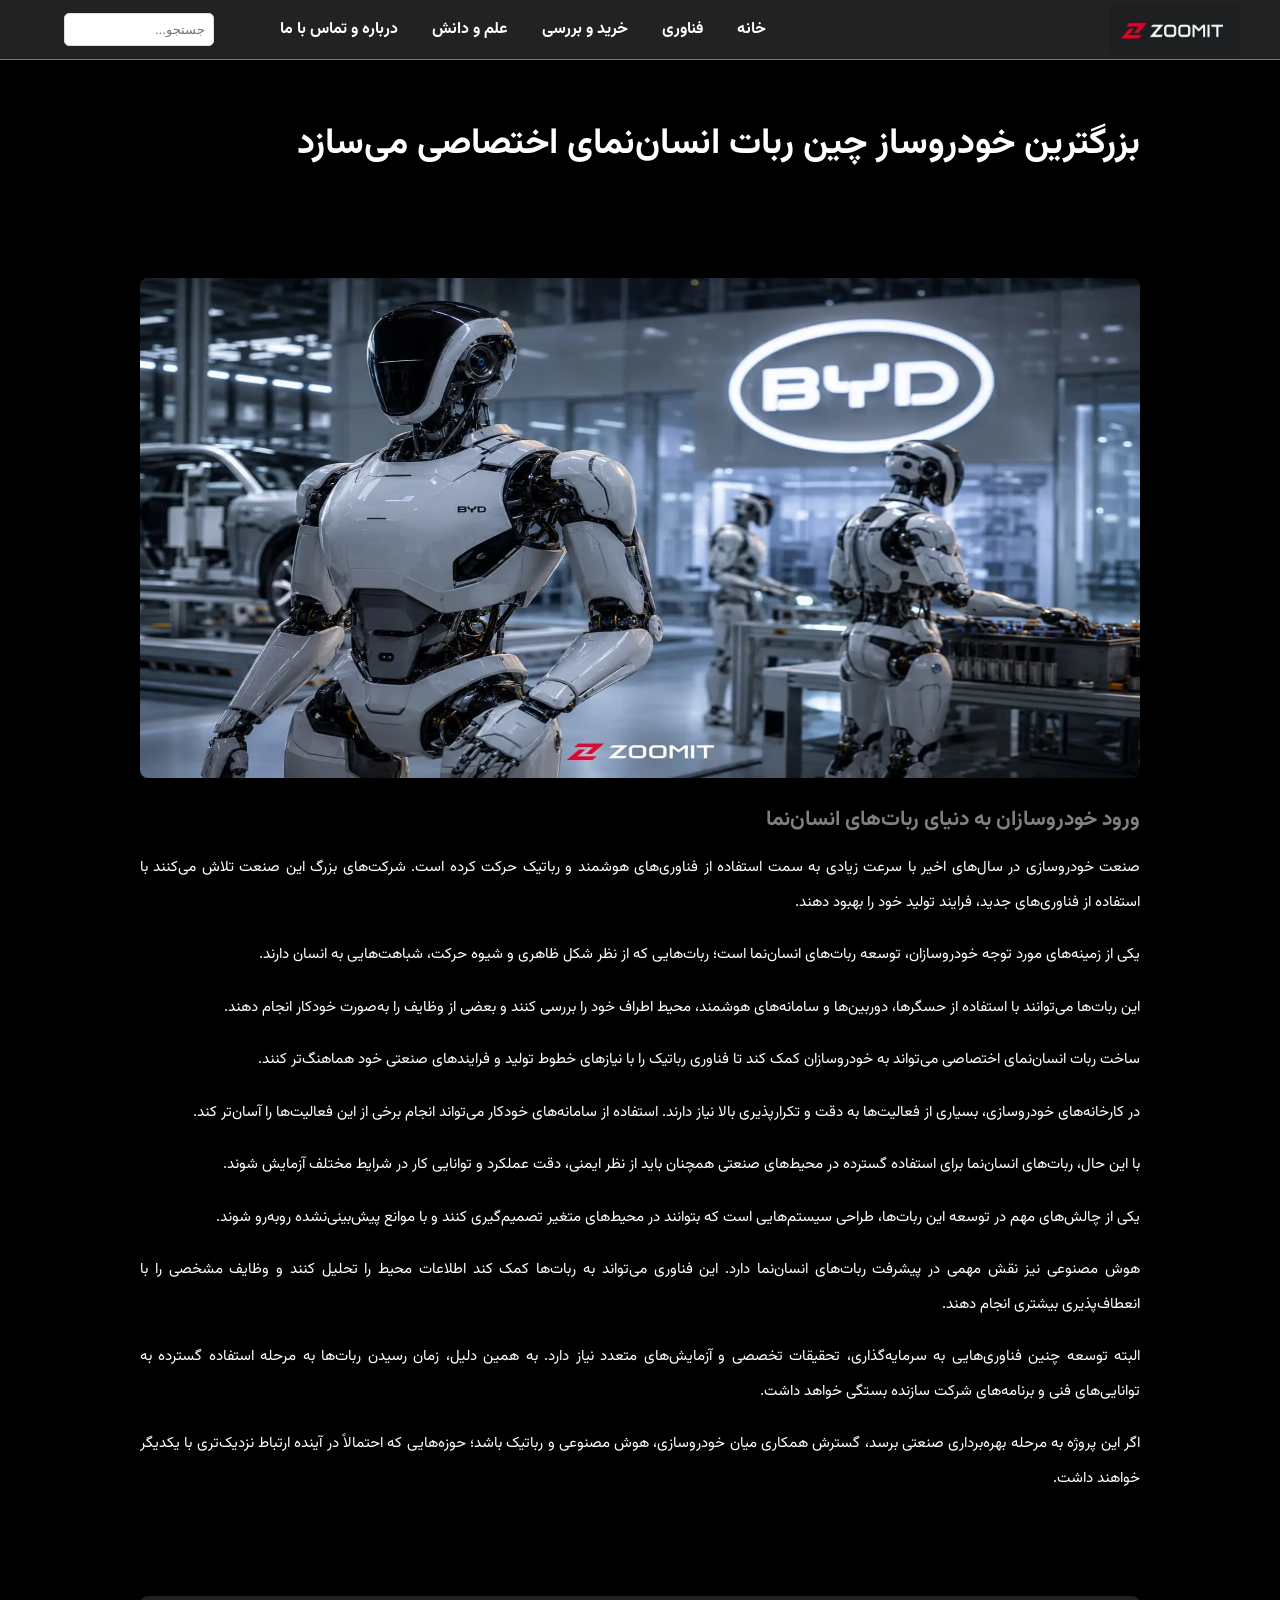
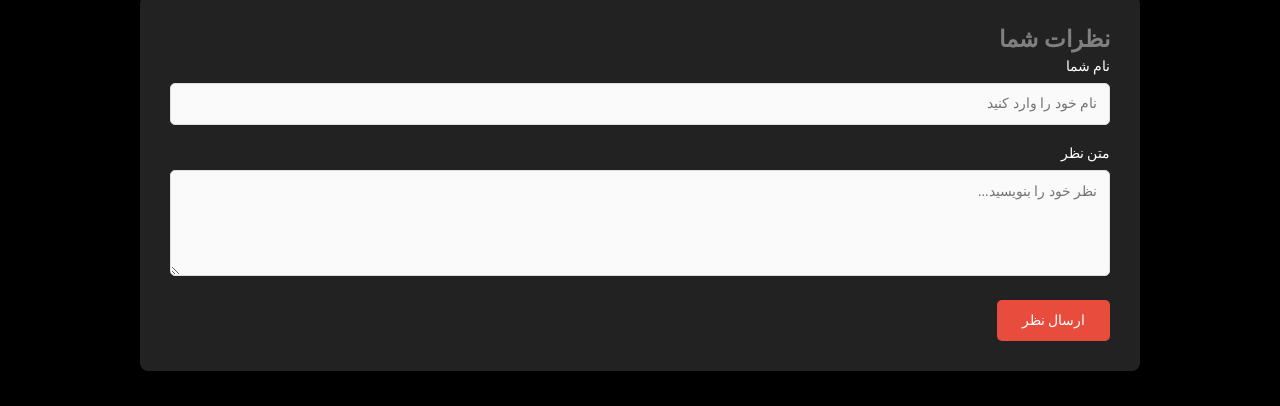
<file: science.html>
<!DOCTYPE html>
<html lang="en">
<head>
    <meta charset="UTF-8">
    <meta name="viewport" content="width=device-width, initial-scale=1.0">
    <link rel="stylesheet" href="science.css">
    <title>Document</title>
</head>
<body>
    <header class="header">
        <img src="./images/logo.JPG" class="logo">

        <nav class="menu">
            <ul>
                <li><a href="./index.html">خانه</a></li>
                <li><a href="./technology.html">فناوری</a></li>
                <li><a href="./buying-guide.html">خرید و بررسی</a></li>
                <li><a href="./science.html">علم و دانش</a></li>
                <li><a href="./about.html">درباره و تماس با ما</a></li>
            </ul>
        </nav>
        
        <div class="search">
            <input type="search" placeholder="جستجو...">
        </div>
    </header> 

    <main class="content">

        <article class="article">
            <h1>
                بزرگترین خودروساز چین ربات انسان‌نمای اختصاصی می‌سازد
            </h1>

            <div class="news-image">
                <img src="./images/newrobot.webp"
                     alt="ربات انسان‌نما در صنعت خودروسازی چین">
            </div>

             <section class="news-content">
                <h2>ورود خودروسازان به دنیای ربات‌های انسان‌نما</h2>

                <p>
                    صنعت خودروسازی در سال‌های اخیر با سرعت زیادی به سمت
                    استفاده از فناوری‌های هوشمند و رباتیک حرکت کرده است.
                    شرکت‌های بزرگ این صنعت تلاش می‌کنند با استفاده از
                    فناوری‌های جدید، فرایند تولید خود را بهبود دهند.
                </p>

                <p>
                    یکی از زمینه‌های مورد توجه خودروسازان، توسعه ربات‌های
                    انسان‌نما است؛ ربات‌هایی که از نظر شکل ظاهری و شیوه
                    حرکت، شباهت‌هایی به انسان دارند.
                </p>

                <p>
                    این ربات‌ها می‌توانند با استفاده از حسگرها، دوربین‌ها
                    و سامانه‌های هوشمند، محیط اطراف خود را بررسی کنند
                    و بعضی از وظایف را به‌صورت خودکار انجام دهند.
                </p>

                <p>
                    ساخت ربات انسان‌نمای اختصاصی می‌تواند به خودروسازان
                    کمک کند تا فناوری رباتیک را با نیازهای خطوط تولید
                    و فرایندهای صنعتی خود هماهنگ‌تر کنند.
                </p>

                <p>
                    در کارخانه‌های خودروسازی، بسیاری از فعالیت‌ها به
                    دقت و تکرارپذیری بالا نیاز دارند. استفاده از
                    سامانه‌های خودکار می‌تواند انجام برخی از این
                    فعالیت‌ها را آسان‌تر کند.
                </p>

                <p>
                    با این حال، ربات‌های انسان‌نما برای استفاده گسترده
                    در محیط‌های صنعتی همچنان باید از نظر ایمنی،
                    دقت عملکرد و توانایی کار در شرایط مختلف آزمایش شوند.
                </p>

                <p>
                    یکی از چالش‌های مهم در توسعه این ربات‌ها، طراحی
                    سیستم‌هایی است که بتوانند در محیط‌های متغیر
                    تصمیم‌گیری کنند و با موانع پیش‌بینی‌نشده روبه‌رو شوند.
                </p>

                <p>
                    هوش مصنوعی نیز نقش مهمی در پیشرفت ربات‌های انسان‌نما
                    دارد. این فناوری می‌تواند به ربات‌ها کمک کند
                    اطلاعات محیط را تحلیل کنند و وظایف مشخصی را
                    با انعطاف‌پذیری بیشتری انجام دهند.
                </p>

                <p>
                    البته توسعه چنین فناوری‌هایی به سرمایه‌گذاری،
                    تحقیقات تخصصی و آزمایش‌های متعدد نیاز دارد.
                    به همین دلیل، زمان رسیدن ربات‌ها به مرحله استفاده
                    گسترده به توانایی‌های فنی و برنامه‌های شرکت سازنده
                    بستگی خواهد داشت.
                </p>

                <p>
                    اگر این پروژه به مرحله بهره‌برداری صنعتی برسد،
                   گسترش همکاری میان
                    خودروسازی، هوش مصنوعی و رباتیک باشد؛ حوزه‌هایی
                    که احتمالاً در آینده ارتباط نزدیک‌تری با یکدیگر
                    خواهند داشت.
                </p>
            </section>
        </article>

        <section class="comments">
            <h2>نظرات شما</h2>

            <form action="#" method="post">

                <div class="form-group">
                    <label for="username">نام شما</label>
                    <input type="text"
                           id="username"
                           name="username"
                           placeholder="نام خود را وارد کنید"
                           required>
                </div>
                <div class="form-group">
                    <label for="comment">متن نظر</label>
                    <textarea id="comment"
                              name="comment"
                              rows="5"
                              placeholder="نظر خود را بنویسید..."
                              required></textarea>

                </div>
                <button type="submit">
                    ارسال نظر
                </button>
            </form>
        </section>
    </main>
</body>
</html>
</file>
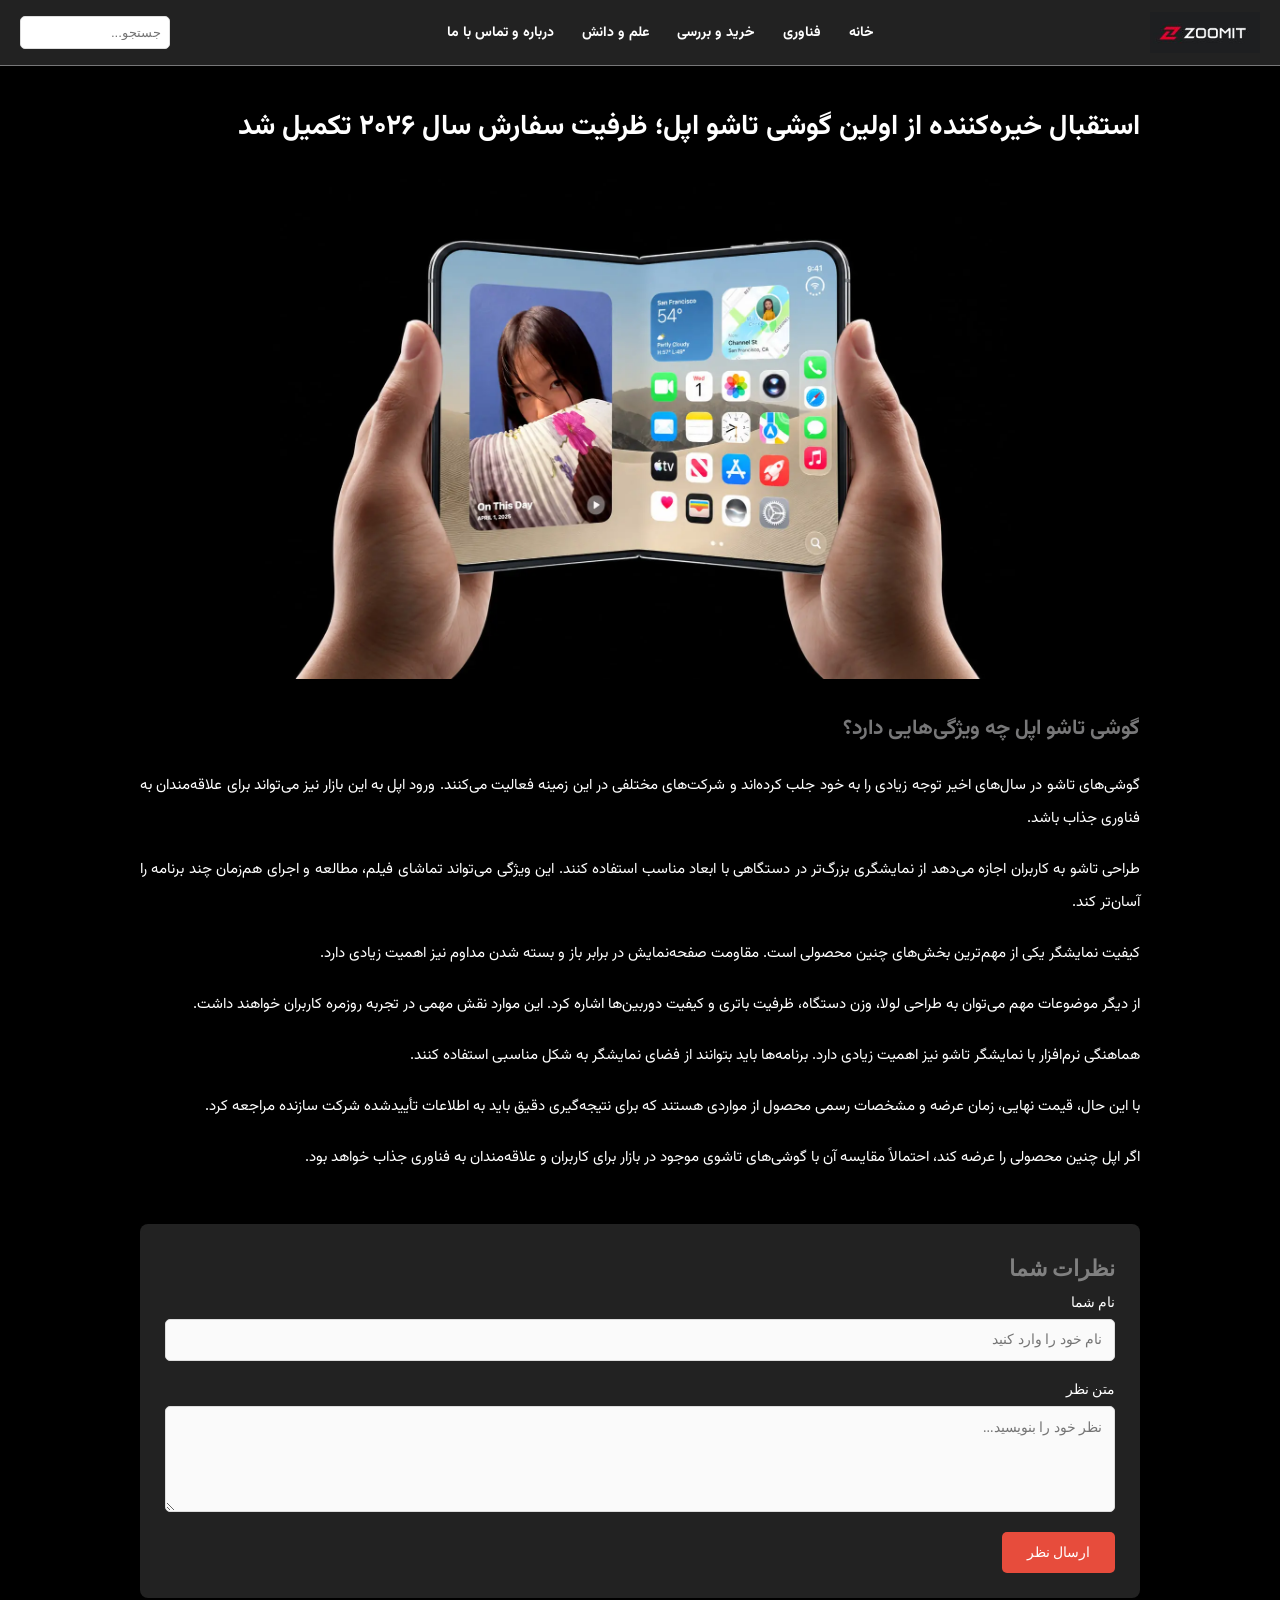
<file: technology.html>
<!DOCTYPE html>
<html lang="en">
<head>
    <meta charset="UTF-8">
    <meta name="viewport" content="width=device-width, initial-scale=1.0">
    <link rel="stylesheet" href="technology.css">
    <title>technology</title>
</head>
<body>
    
    <header class="header">
        <img src="./images/logo.JPG" class="logo">

        <nav class="menu">
            <ul>
                <li><a href="./index.html">خانه</a></li>
                <li><a href="./technology.html">فناوری</a></li>
                <li><a href="./buying-guide.html">خرید و بررسی</a></li>
                <li><a href="./science.html">علم و دانش</a></li>
                <li><a href="./about.html">درباره و تماس با ما</a></li>
            </ul>
        </nav>
        
        <div class="search">
            <input type="search" placeholder="جستجو...">
        </div>
    </header> 

    <main class="content">
        <article class="article">
            <h1>استقبال خیره‌کننده از اولین گوشی تاشو اپل؛ ظرفیت سفارش سال ۲۰۲۶ تکمیل شد</h1>
        
        <div class="news-image">
                <img src="./images/newiphone.webp"
                     alt="تصویر مفهومی گوشی تاشو اپل">
            </div>

            <section class="news-content">
                <h2>گوشی تاشو اپل چه ویژگی‌هایی دارد؟</h2>
                <p>
                    گوشی‌های تاشو در سال‌های اخیر توجه زیادی را به خود
                    جلب کرده‌اند و شرکت‌های مختلفی در این زمینه فعالیت
                    می‌کنند. ورود اپل به این بازار نیز می‌تواند برای
                    علاقه‌مندان به فناوری جذاب باشد.
                </p>

                <p>
                    طراحی تاشو به کاربران اجازه می‌دهد از نمایشگری بزرگ‌تر
                    در دستگاهی با ابعاد مناسب استفاده کنند. این ویژگی
                    می‌تواند تماشای فیلم، مطالعه و اجرای هم‌زمان چند برنامه
                    را آسان‌تر کند.
                </p>

                <p>
                    کیفیت نمایشگر یکی از مهم‌ترین بخش‌های چنین محصولی است.
                    مقاومت صفحه‌نمایش در برابر باز و بسته شدن مداوم نیز
                    اهمیت زیادی دارد.
                </p>

                <p>
                    از دیگر موضوعات مهم می‌توان به طراحی لولا، وزن دستگاه،
                    ظرفیت باتری و کیفیت دوربین‌ها اشاره کرد. این موارد
                    نقش مهمی در تجربه روزمره کاربران خواهند داشت.
                </p>

                <p>
                    هماهنگی نرم‌افزار با نمایشگر تاشو نیز اهمیت زیادی دارد.
                    برنامه‌ها باید بتوانند از فضای نمایشگر به شکل مناسبی
                    استفاده کنند.
                </p>

                <p>
                    با این حال، قیمت نهایی، زمان عرضه و مشخصات رسمی محصول
                    از مواردی هستند که برای نتیجه‌گیری دقیق باید به
                    اطلاعات تأییدشده شرکت سازنده مراجعه کرد.
                </p>

                <p>
                    اگر اپل چنین محصولی را عرضه کند، احتمالاً مقایسه آن
                    با گوشی‌های تاشوی موجود در بازار برای کاربران
                    و علاقه‌مندان به فناوری جذاب خواهد بود.
                </p>

            </section>
            </article>


            <section class="comments">
            <h2>نظرات شما</h2>

            <form action="#" method="post">

                <div class="form-group">
                    <label for="username">نام شما</label>
                    <input type="text"
                           id="username"
                           name="username"
                           placeholder="نام خود را وارد کنید"
                           required>
                </div>
                <div class="form-group">
                    <label for="comment">متن نظر</label>
                    <textarea id="comment"
                              name="comment"
                              rows="5"
                              placeholder="نظر خود را بنویسید..."
                              required></textarea>

                </div>
                <button type="submit">
                    ارسال نظر
                </button>
            </form>
        </section>


    </main>
</body>
</html>
</file>
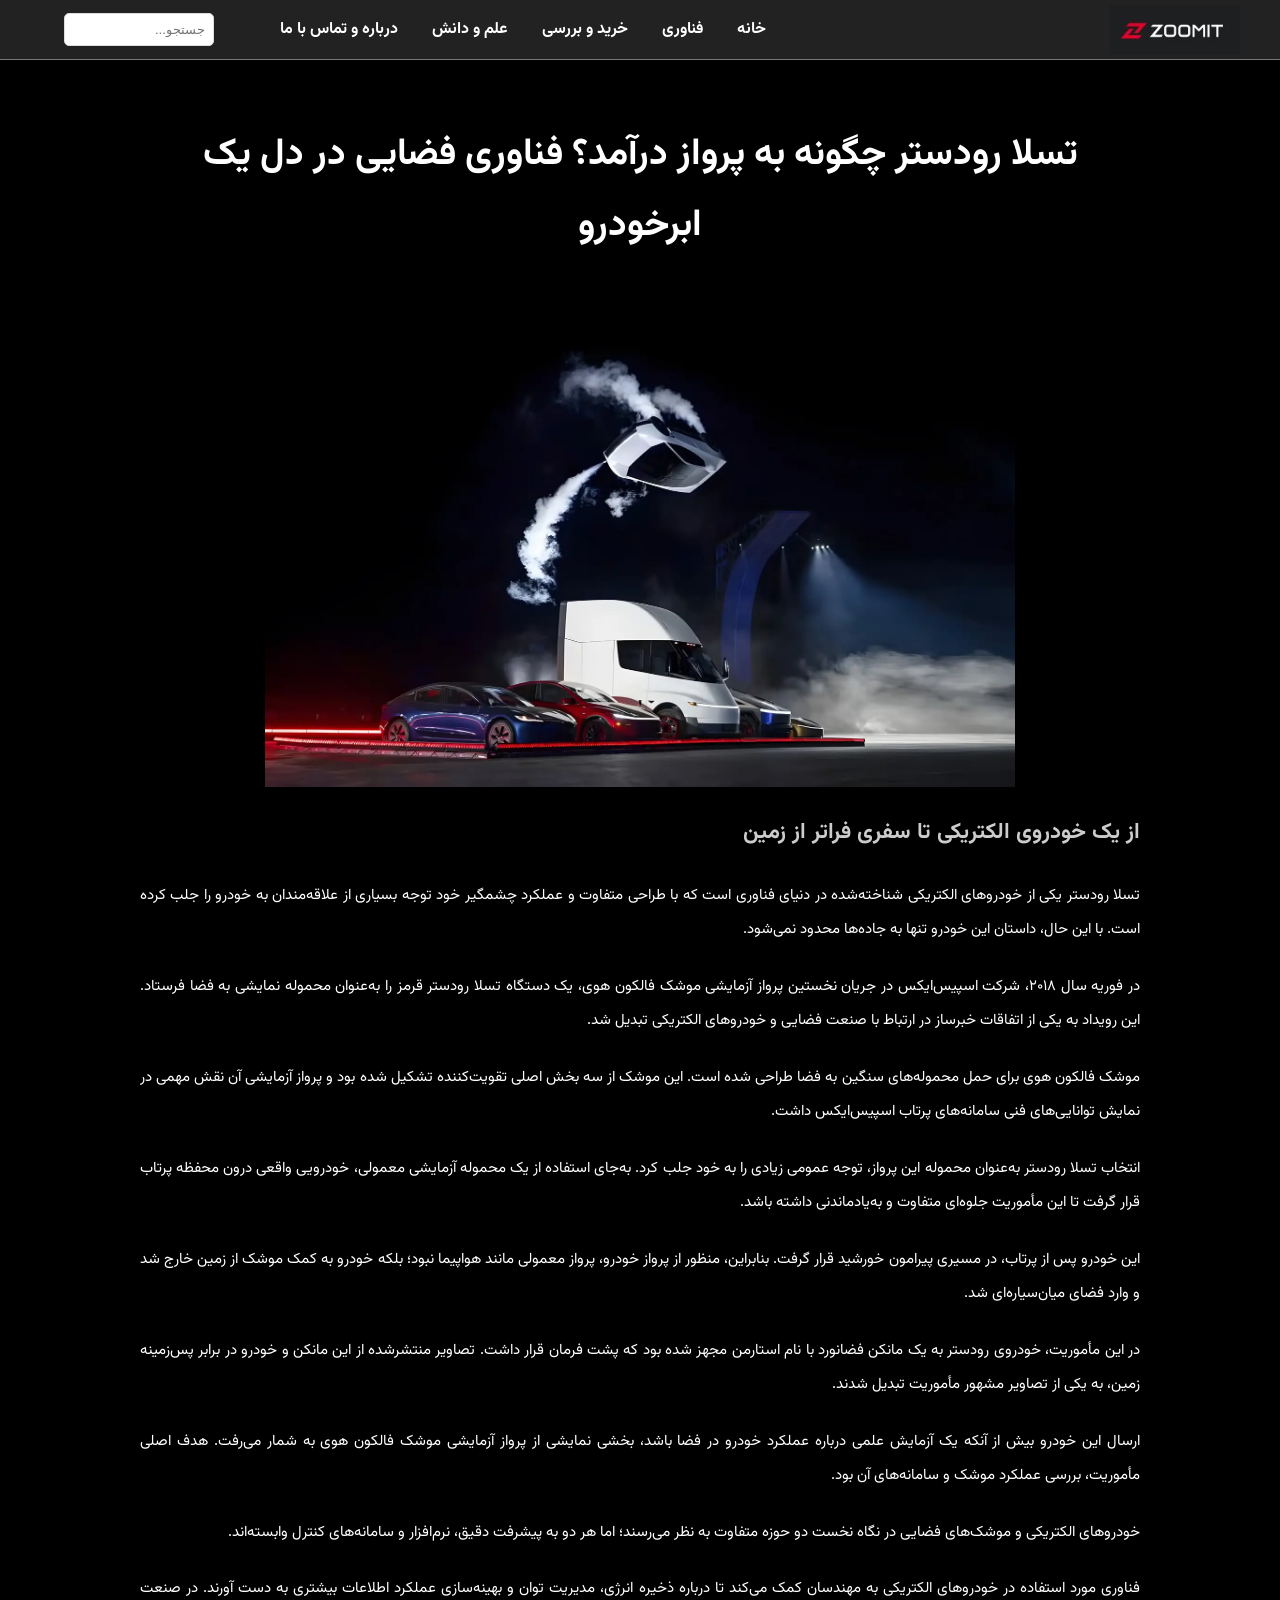
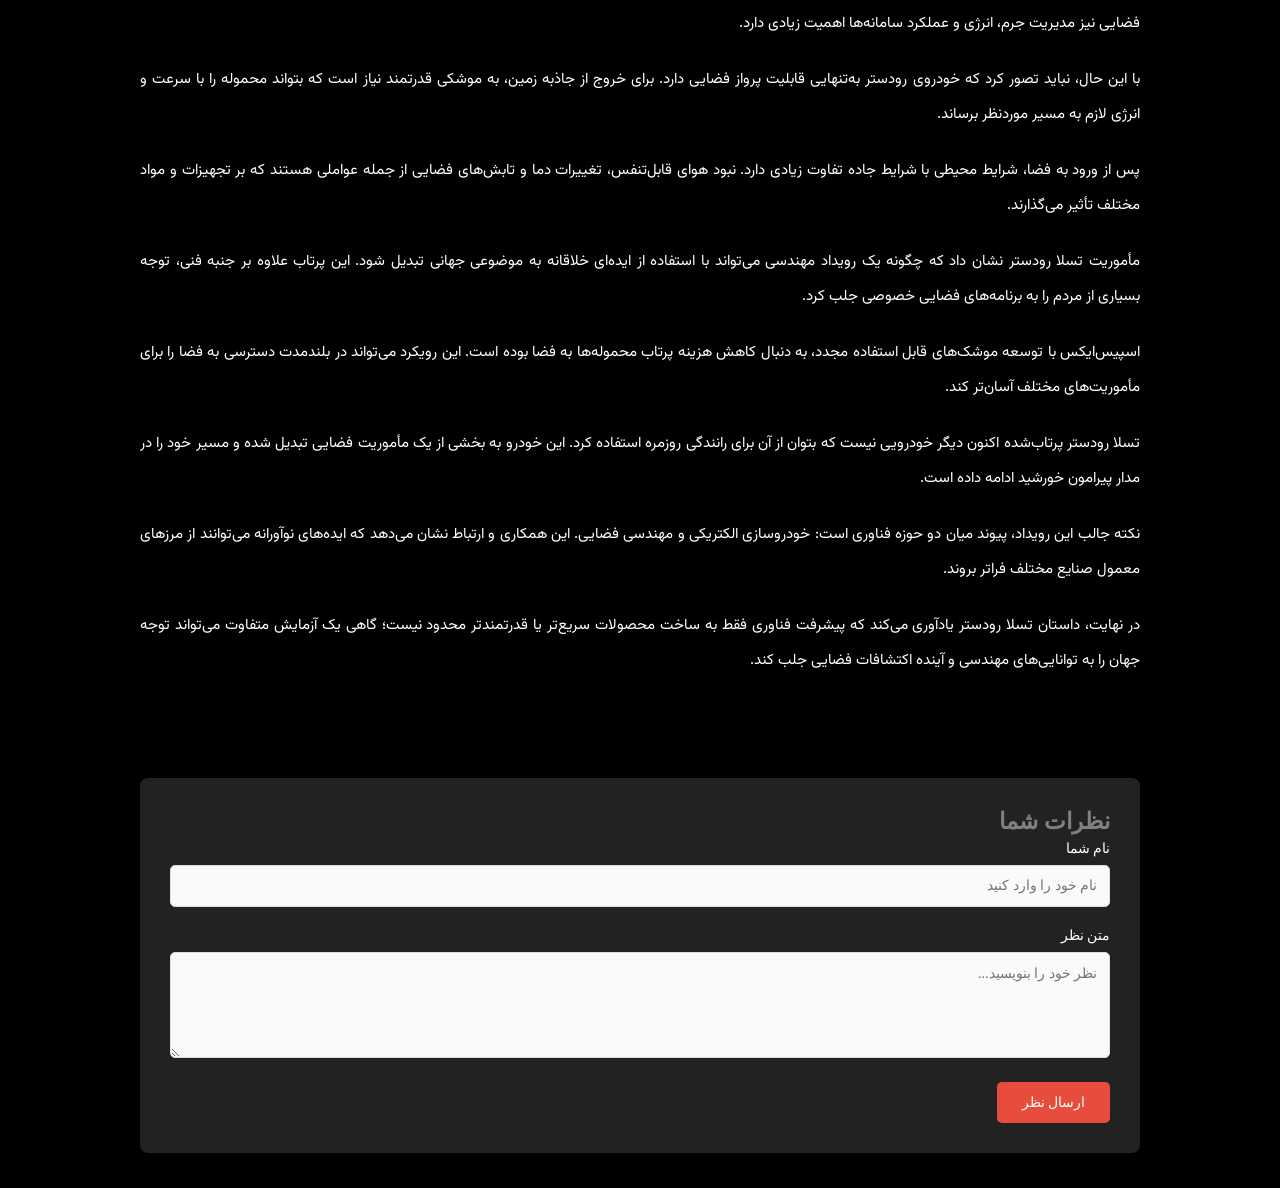
<file: tesla.html>
<!DOCTYPE html>
<html lang="fa" dir="rtl">
<head>
    <meta charset="UTF-8">
    <meta name="viewport" content="width=device-width, initial-scale=1.0">
    <link rel="stylesheet" href="tesla.css">
    <title>tesla</title>
</head>
<body>
    <header class="header">
        <img src="./images/logo.JPG" class="logo">

        <nav class="menu">
            <ul>
                <li><a href="./index.html">خانه</a></li>
                <li><a href="./technology.html">فناوری</a></li>
                <li><a href="./buying-guide.html">خرید و بررسی</a></li>
                <li><a href="./science.html">علم و دانش</a></li>
                <li><a href="./about.html">درباره و تماس با ما</a></li>
            </ul>
        </nav>
        
        <div class="search">
            <input type="search" placeholder="جستجو...">
        </div>
    </header> 

     <main class="content">

        <article class="article">

            <h1>
                تسلا رودستر چگونه به پرواز درآمد؟
                فناوری فضایی در دل یک ابرخودرو
            </h1>

            <div class="news-image">
                <img src="./images/tesla.webp"
                     alt="خودروی تسلا رودستر در فضا">
            </div>


            <div class="news-content">
                <h2>از یک خودروی الکتریکی تا سفری فراتر از زمین</h2>

                <p>
                    تسلا رودستر یکی از خودروهای الکتریکی شناخته‌شده در دنیای
                    فناوری است که با طراحی متفاوت و عملکرد چشمگیر خود توجه
                    بسیاری از علاقه‌مندان به خودرو را جلب کرده است. با این
                    حال، داستان این خودرو تنها به جاده‌ها محدود نمی‌شود.
                </p>

                <p>
                    در فوریه سال ۲۰۱۸، شرکت اسپیس‌ایکس در جریان نخستین پرواز
                    آزمایشی موشک فالکون هوی، یک دستگاه تسلا رودستر قرمز را
                    به‌عنوان محموله نمایشی به فضا فرستاد. این رویداد به یکی
                    از اتفاقات خبرساز در ارتباط با صنعت فضایی و خودروهای
                    الکتریکی تبدیل شد.
                </p>

                <p>
                    موشک فالکون هوی برای حمل محموله‌های سنگین به فضا طراحی
                    شده است. این موشک از سه بخش اصلی تقویت‌کننده تشکیل شده
                    بود و پرواز آزمایشی آن نقش مهمی در نمایش توانایی‌های
                    فنی سامانه‌های پرتاب اسپیس‌ایکس داشت.
                </p>

                <p>
                    انتخاب تسلا رودستر به‌عنوان محموله این پرواز، توجه
                    عمومی زیادی را به خود جلب کرد. به‌جای استفاده از یک
                    محموله آزمایشی معمولی، خودرویی واقعی درون محفظه پرتاب
                    قرار گرفت تا این مأموریت جلوه‌ای متفاوت و به‌یادماندنی
                    داشته باشد.
                </p>

                <p>
                    این خودرو پس از پرتاب، در مسیری پیرامون خورشید قرار گرفت.
                    بنابراین، منظور از پرواز خودرو، پرواز معمولی مانند
                    هواپیما نبود؛ بلکه خودرو به کمک موشک از زمین خارج شد
                    و وارد فضای میان‌سیاره‌ای شد.
                </p>

                <p>
                    در این مأموریت، خودروی رودستر به یک مانکن فضانورد با
                    نام استارمن مجهز شده بود که پشت فرمان قرار داشت.
                    تصاویر منتشرشده از این مانکن و خودرو در برابر پس‌زمینه
                    زمین، به یکی از تصاویر مشهور مأموریت تبدیل شدند.
                </p>

                <p>
                    ارسال این خودرو بیش از آنکه یک آزمایش علمی درباره
                    عملکرد خودرو در فضا باشد، بخشی نمایشی از پرواز آزمایشی
                    موشک فالکون هوی به شمار می‌رفت. هدف اصلی مأموریت،
                    بررسی عملکرد موشک و سامانه‌های آن بود.
                </p>

                <p>
                    خودروهای الکتریکی و موشک‌های فضایی در نگاه نخست دو
                    حوزه متفاوت به نظر می‌رسند؛ اما هر دو به پیشرفت
                 دقیق، نرم‌افزار و سامانه‌های
                    کنترل وابسته‌اند.
                </p>

                <p>
                    فناوری مورد استفاده در خودروهای الکتریکی به مهندسان
                    کمک می‌کند تا درباره ذخیره انرژی، مدیریت توان و
                    بهینه‌سازی عملکرد اطلاعات بیشتری به دست آورند.
                    در صنعت فضایی نیز مدیریت جرم، انرژی و عملکرد
                    سامانه‌ها اهمیت زیادی دارد.
                </p>

                <p>
                    با این حال، نباید تصور کرد که خودروی رودستر به‌تنهایی
                    قابلیت پرواز فضایی دارد. برای خروج از جاذبه زمین،
                    به موشکی قدرتمند نیاز است که بتواند محموله را با سرعت
                    و انرژی لازم به مسیر موردنظر برساند.
                </p>

                <p>
                    پس از ورود به فضا، شرایط محیطی با شرایط جاده تفاوت
                    زیادی دارد. نبود هوای قابل‌تنفس، تغییرات دما و
                    تابش‌های فضایی از جمله عواملی هستند که بر تجهیزات
                    و مواد مختلف تأثیر می‌گذارند.
                </p>

                <p>
                    مأموریت تسلا رودستر نشان داد که چگونه یک رویداد
                    مهندسی می‌تواند با استفاده از ایده‌ای خلاقانه به
                    موضوعی جهانی تبدیل شود. این پرتاب علاوه بر جنبه
                    فنی، توجه بسیاری از مردم را به برنامه‌های فضایی
                    خصوصی جلب کرد.
                </p>

                <p>
                    اسپیس‌ایکس با توسعه موشک‌های قابل استفاده مجدد،
                    به دنبال کاهش هزینه پرتاب محموله‌ها به فضا بوده است.
                    این رویکرد می‌تواند در بلندمدت دسترسی به فضا را
                    برای مأموریت‌های مختلف آسان‌تر کند.
                </p>

                <p>
                    تسلا رودستر پرتاب‌شده اکنون دیگر خودرویی نیست که
                    بتوان از آن برای رانندگی روزمره استفاده کرد.
                    این خودرو به بخشی از یک مأموریت فضایی تبدیل شده
                    و مسیر خود را در مدار پیرامون خورشید ادامه داده است.
                </p>

                <p>
                    نکته جالب این رویداد، پیوند میان دو حوزه فناوری
                    است: خودروسازی الکتریکی و مهندسی فضایی. این همکاری
                    و ارتباط نشان می‌دهد که ایده‌های نوآورانه می‌توانند
                    از مرزهای معمول صنایع مختلف فراتر بروند.
                </p>

                <p>
                    در نهایت، داستان تسلا رودستر یادآوری می‌کند که
                    پیشرفت فناوری فقط به ساخت محصولات سریع‌تر یا
                    قدرتمندتر محدود نیست؛ گاهی یک آزمایش متفاوت
                    می‌تواند توجه جهان را به توانایی‌های مهندسی
                    و آینده اکتشافات فضایی جلب کند.
                </p>

            </div>

        </article>

        <section class="comments">
            <h2>نظرات شما</h2>

            <form action="#" method="post">

                <div class="form-group">
                    <label for="username">نام شما</label>
                    <input type="text"
                           id="username"
                           name="username"
                           placeholder="نام خود را وارد کنید"
                           required>
                </div>
                <div class="form-group">
                    <label for="comment">متن نظر</label>
                    <textarea id="comment"
                              name="comment"
                              rows="5"
                              placeholder="نظر خود را بنویسید..."
                              required></textarea>

                </div>
                <button type="submit">
                    ارسال نظر
                </button>
            </form>
        </section>


    </main>
</body>
</html>
</file>
<file: style.css>
@font-face {
    font-family: vazirmatnBl;
    src: url(./font/Vazirmatn_Black-s.p.2o5hrkiylztya.woff2);
}
@font-face {
    font-family: vazirmatnBo;
    src: url(./font/Vazirmatn_Bold-s.p.3_l2lbvbvgs-_.woff2);
}
@font-face {
    font-family: vazirmatnR;
    src: url(./font/Vazirmatn_Regular-s.p.0dcb8kz605k8s.woff2);
}
*{
    margin: 0px;
    padding: 0px;
    box-sizing: border-box;
     direction: rtl;
}
body{
    width: 100%;
    min-height: 100%;
    background-color: black;
}
a{
    text-decoration: none;
    color: inherit;
}
.header{
    height: 60px;
    background-color:#222;
    padding: 15px 5%;
    display: flex;
    align-items: center;
    justify-content: space-between;
    gap: 20px;
    border-bottom: 1px solid #777778;
    position: sticky;
    top: 0px;
}
.logo{
    width: 130px;
    height: 50px;
    position: absolute;
    right: 40px;
} 
ul{
    margin-right: 420px;
}
ul li{
    display: inline-block;
    padding-right: 30px;
}
ul li a{
    color: white;
    font-family: "vazirmatnBo";
    transition: all 0.2s;
}
ul li a:hover{
    color: #e63946;
    transition: all 0.2s;
}
.search input{
    width: 150px;
    padding: 8px;
    border: 1px solid #ddd;
    border-radius: 5px;
}
.container {
    width: 90%;
    max-width: 1200px;
    margin: 25px auto;
}
.main-news {
    background-color: #222;
    display: flex;
    align-items: center;
    gap: 25px;
    padding: 20px;
    border-radius: 10px;
    margin-bottom: 30px;
    color: white;
}
.main-news img {
    width: 50%;
    height: 300px;
    border-radius: 8px;
}
.label {
    color: #e63946;
    font-size: 14pt;
    font-family: "vazirmatnBo";
}
.news-text h1 {
    font-size: 25px;
    margin-top: 10px;
    font-family: "vazirmatnBo";
}
.news-text p {
    color: gray;
    margin-bottom: 20px;
    margin-top: 20px;
    font-family: "vazirmatnR";
}
.read-more {
    display: inline-block;
    background-color: #e63946;
    color: white;
    padding: 8px 18px;
    border-radius: 5px;
    font-family: "vazirmatnBl";
}
.read-more:hover{
    background-color: #d65e68;
    transition: all 0.3s;
}

.latest-news h2 {
    margin-top: 100px;
    font-size: 20pt;
    color: white;
    font-family: "vazirmatnBo";
}
.news-list {
    display: flex;
    flex-wrap: wrap;
    gap: 20px;
}
.news-card {
    width: calc((100% - 40px)/3);
    margin-top: 50px;
    background-color: #222;
    border-radius: 8px;
    overflow: hidden;
    box-shadow: 0 2px 8px #0000000d;
}
.news-card img {
    width: 100%;
    height: 180px;
    object-fit: cover;
}
.card-text {
    padding: 15px;
}
.card-text h3 {
    font-size: 17px;
    margin-bottom: 10px;
    color: white;
    font-family: "vazirmatnBo";
}
.card-text p {
    color: gray;
    font-size: 14px;
    margin-bottom: 10px;
    font-family: "vazirmatnR";
}
.card-text a {
    color: #e63946;
    font-size: 14px;
    font-family: "vazirmatnBo";
}
.card-text a:hover{
    color: #d65e68;
}


.study-list {
    width: 90%;
    max-width: 1200px;
}
.study-list h2 {
    font-size: 22px;
    margin-top: 100px;
    margin-bottom: 20px;
    color: white;
    font-family: "vazirmatnBo";
}
.study-cards {
    margin-top: 50px;
    display: flex;
    flex-wrap: wrap;
    gap: 20px;
}
.study-card {
    width: 255px;
    background-color: #222;
    border-radius: 8px;
    overflow: hidden;
    box-shadow: 0 2px 8px #00000015;
}
.study-card img {
    width: 100%;
    height: 180px;
    object-fit: cover;
    display: block;
}
.study-text {
    padding: 15px;
}
.study-text h3 {
    font-size: 16px;
    margin-bottom: 10px;
    color: white;
    font-family: "vazirmatnBo";
}
.study-text p {
    font-size: 13px;
    line-height: 2;
    color: gray;
    font-family: "vazirmatnR";
}


.footer {
    width: 100%;
    background-color: #222;
    color: white;
    margin-top: 150px;
    padding: 30px 5% 15px;
}
.footer-content {
    display: flex;
    justify-content: space-between;
    gap: 30px;
    flex-wrap: wrap;
    max-width: 1200px;
    margin: 0 auto;
}
.footer-box {
    flex: 1;
    min-width: 200px;
}
.footer-box h3 {
    font-size: 18px;
    margin-bottom: 15px;
    color: #fff;
}
.footer-box p {
    color: #ccc;
    font-size: 14px;
    line-height: 2;
}
.footer-box ul {
    list-style: none;
}
.footer-box ul li {
    margin-bottom: 8px;
}
.footer-box ul li a {
    color: #ccc;
    text-decoration: none;
    font-size: 14px;
}
.footer-box ul li a:hover {
    color: #e63946;
}







/* تنظیمات عمومی */
* {
    box-sizing: border-box;
}

html {
    width: 100%;
}

body {
    width: 100%;
    min-height: 100vh;
    overflow-x: hidden;
}

img {
    max-width: 100%;
}

/* =========================
   تبلت و صفحه های متوسط
========================= */

@media screen and (max-width: 1000px) {

    /* هدر */
    .header {
        height: auto;
        min-height: 60px;
        padding: 15px 20px;
        gap: 15px;
    }

    .logo {
        position: static;
        flex-shrink: 0;
        width: 100px;
        height: auto;
    }

    .header ul {
        margin-right: 0;
    }

    .header ul li {
        padding-right: 12px;
    }

    /* خبر اصلی */
    .main-news {
        gap: 15px;
        padding: 15px;
    }

    .main-news img {
        width: 45%;
        height: 250px;
        object-fit: cover;
    }

    .news-text h1 {
        font-size: 22px;
    }

    /* آخرین اخبار */
    .news-card {
        width: calc((100% - 20px) / 2);
        margin-top: 20px;
    }

    /* فهرست های مطالعاتی */
    .study-list {
        width: 90%;
        margin: 0 auto;
    }

    .study-card {
        width: calc((100% - 20px) / 2);
    }

    /* فوتر */
    .footer {
        margin-top: 60px;
    }

    .footer-content {
        gap: 20px;
    }

    .footer-box {
        min-width: 180px;
    }
}


/* =========================
   گوشی موبایل
========================= */

@media screen and (max-width: 600px) {

    /* تنظیمات کلی */
    body {
        font-size: 14px;
    }

    .container {
        width: 94%;
        margin: 15px auto;
    }

    /* هدر */
    .header {
        position: relative;
        height: auto;
        flex-direction: column;
        align-items: center;
        padding: 15px 10px;
        gap: 15px;
    }

    .logo {
        position: static;
        width: 110px;
        height: auto;
    }

    /* منوی اصلی */
    .header ul {
        width: 100%;
        margin: 0;
        padding: 0;
        display: flex;
        flex-direction: column;
    }

    .header ul li {
        display: block;
        width: 100%;
        padding: 0;
        text-align: center;
        border-bottom: 1px solid #444;
    }

    .header ul li a {
        display: block;
        padding: 12px 8px;
        font-size: 14px;
    }

    /* جستجو */
    .search {
        width: 100%;
    }

    .search input {
        width: 100%;
        max-width: 100%;
    }

    /* زیرمنوها */
    .header ul li ul {
        position: static;
        width: 100%;
        margin: 0;
        padding: 0;
        background-color: #333;
    }

    .header ul li ul li {
        border-bottom: 1px solid #555;
    }

    /* خبر اصلی */
    .main-news {
        flex-direction: column;
        align-items: stretch;
        padding: 12px;
        gap: 15px;
    }

    .main-news img {
        width: 100%;
        height: 210px;
        object-fit: cover;
    }

    .label {
        font-size: 12px;
    }

    .news-text h1 {
        font-size: 20px;
        line-height: 1.8;
    }

    .news-text p {
        font-size: 14px;
        line-height: 2;
        margin-top: 12px;
        margin-bottom: 15px;
    }

    .read-more {
        font-size: 13px;
        padding: 8px 14px;
    }

    /* عنوان آخرین اخبار */
    .latest-news h2 {
        margin-top: 35px;
        margin-bottom: 15px;
        font-size: 19px;
    }

    /* کارت های آخرین اخبار */
    .news-list {
        display: flex;
        flex-direction: column;
        gap: 15px;
    }

    .news-card {
        width: 100%;
        margin-top: 0;
    }

    .news-card img {
        width: 100%;
        height: 200px;
        object-fit: cover;
    }

    .card-text {
        padding: 12px;
    }

    .card-text h3 {
        font-size: 16px;
        line-height: 1.8;
    }

    .card-text p {
        font-size: 13px;
        line-height: 1.9;
    }

    /* فهرست های مطالعاتی */
    .study-list {
        width: 94%;
        margin: 0 auto;
    }

    .study-list h2 {
        margin-top: 40px;
        margin-bottom: 15px;
        font-size: 19px;
    }

    .study-cards {display: flex;
        flex-direction: column;
        gap: 15px;
        margin-top: 20px;
    }

    .study-card {
        width: 100%;
    }

    .study-card img {
        width: 100%;
        height: 200px;
        object-fit: cover;
    }

    .study-text {
        padding: 12px;
    }

    .study-text h3 {
        font-size: 16px;
        line-height: 1.8;
    }

    .study-text p {
        font-size: 13px;
        line-height: 2;
    }

    /* فوتر */
    .footer {
        height: auto;
        margin-top: 45px;
        padding: 25px 18px 15px;
    }

    .footer-content {
        display: flex;
        flex-direction: column;
        gap: 25px;
        width: 100%;
    }

    .footer-box {
        width: 100%;
        min-width: 0;
    }

    .footer-box h3 {
        font-size: 16px;
        margin-bottom: 10px;
    }

    .footer-box p {
        font-size: 13px;
        line-height: 2;
    }

    .footer-box ul {
        margin: 0;
        padding: 0;
    }

    .footer-box ul li {
        display: block;
        padding: 0;
        margin-bottom: 8px;
    }

    .footer-box ul li a {
        font-size: 13px;
    }

}
</file>
<file: about.css>
@font-face {
    font-family: vazirmatnBl;
    src: url(./font/Vazirmatn_Black-s.p.2o5hrkiylztya.woff2);
}
@font-face {
    font-family: vazirmatnBo;
    src: url(./font/Vazirmatn_Bold-s.p.3_l2lbvbvgs-_.woff2);
}
@font-face {
    font-family: vazirmatnR;
    src: url(./font/Vazirmatn_Regular-s.p.0dcb8kz605k8s.woff2);
}
*{
    margin: 0px;
    padding: 0px;
    box-sizing: border-box;
     direction: rtl;
}
body{
    width: 100%;
    min-height: 100%;
    background-color: black;
}
a{
    text-decoration: none;
    color: inherit;
}
.header{
    height: 60px;
    background-color:#222;
    padding: 15px 5%;
    display: flex;
    align-items: center;
    justify-content: space-between;
    gap: 20px;
    border-bottom: 1px solid #777778;
    position: sticky;
    top: 0px;
}
.logo{
    width: 130px;
    height: 50px;
    position: absolute;
    right: 40px;
} 
ul{
    margin-right: 420px;
}
ul li{
    display: inline-block;
    padding-right: 30px;
}
ul li a{
    color: white;
    font-family: "vazirmatnBo";
    transition: all 0.2s;
}
ul li a:hover{
    color: #e63946;
    transition: all 0.2s;
}
.search input{
    width: 150px;
    padding: 8px;
    border: 1px solid #ddd;
    border-radius: 5px;
}
.content {
    width: 90%;
    max-width: 1000px;
    margin: 35px auto;
}
.about-section h1 {
    font-family: "vazirmatnBo";
    font-size: 27pt;
    line-height: 1.9;
    margin-top: 50px;
    margin-bottom: 100px;
    color: white;
}
.about-image {
    margin: 25px 0;
}
.about-image img {
    display: block;
    width: 100%;
    max-height: 500px;
    border-radius: 8px;
}

.about-text {
    margin-top: 30px;
}
.about-text h2 {
    color: gray;
    font-family: "vazirmatnBo";
    font-size: 22px;
    margin-bottom: 20px;
}
.about-text p {
    color: white;
    font-family: "vazirmatnR";
    font-size: 15px;
    line-height: 2.3;
    text-align: justify;
    margin-bottom: 18px;
}
.comments {
    background-color:#222;
    margin-top: 100px;
    padding: 30px;
    border-radius: 8px;
    box-shadow: 0 2px 8px #0000000d;
}
.comments h2 {
    font-size: 23px;
    margin-top: 0;
    margin-bottom: 5px;
    color: gray;
}
.form-group {
    margin-bottom: 20px;
    color: white;
}
.form-group label {
    display: block;
    font-size: 14px;
    margin-bottom: 8px;
}
.form-group input,
.form-group textarea {
    width: 100%;
    padding: 12px;
    border: 1px solid #ddd;
    border-radius: 5px;
    font-family: inherit;
    font-size: 14px;
    background-color: #fafafa;
}
.comments button {
    background-color: #e74c3c;
    color: white;
    border: none;
    padding: 12px 25px;
    border-radius: 5px;
    font-family: inherit;
    font-size: 14px;
    cursor: pointer;
}
.comments button:hover {
    background-color: #c0392b;
}





/* =========================
   تنظیمات کلی
========================= */

html {
    width: 100%;
}

body {
    width: 100%;
    min-height: 100vh;
    overflow-x: hidden;
}

img {
    max-width: 100%;
}


/* =========================
   هدر
========================= */

.header {
    height: auto;
    min-height: 60px;
    flex-wrap: wrap;
    gap: 15px;
    padding: 12px 20px;
}

.logo {
    position: static;
    width: 110px;
    height: auto;
    object-fit: contain;
    flex-shrink: 0;
}

.header .menu {
    flex: 1;
    min-width: 0;
}

.header .menu ul {
    display: flex;
    flex-wrap: wrap;
    justify-content: center;
    align-items: center;
    gap: 10px 18px;
    margin: 0;
    padding: 0;
    list-style: none;
}

.header .menu ul li {
    display: block;
    padding: 0;
}

.header .menu ul li a {
    display: block;
    font-size: 14px;
    padding: 5px;
}

.search {
    flex-shrink: 0;
}

.search input {
    width: 150px;
    max-width: 100%;
}

/* ============================= */
/* ریسپانسیو برای تبلت */
/* ============================= */

@media screen and (max-width: 1024px) {

    .header {
        padding: 12px 20px;
        gap: 15px;
    }

    .logo {
        width: 110px;
        height: 45px;
    }

    .menu ul {
        gap: 15px;
    }

    .menu ul li a {
        font-size: 13px;
    }

    .search input {
        width: 120px;
    }

    .content {
        width: 92%;
    }

    .about-section h1 {
        font-size: 25px;
    }

}


/* ============================= */
/* ریسپانسیو برای موبایل */
/* ============================= */

@media screen and (max-width: 768px) {

    /* هدر */
    .header {
        position: relative;
        flex-direction: column;
        align-items: center;
        padding: 15px;
        gap: 15px;
    }

    .logo {
        width: 120px;
        height: 45px;
    }

    /* منو در چند خط نمایش داده می‌شود */
    .menu {
        width: 100%;
    }

    .menu ul {
        display: flex;
        flex-wrap: wrap;
        justify-content: center;
        gap: 10px 18px;
    }

    .menu ul li {
        display: inline-block;
    }

    .menu ul li a {
        font-size: 13px;
    }

    /* جست‌وجو */
    .search {
        width: 100%;
    }

    .search input {
        display: block;
        width: 100%;
        max-width: 400px;
        margin: 0 auto;
    }

    /* محتوای صفحه */
    .content {
        width: 92%;
        margin: 25px auto;
    }

    .about-section h1 {
        font-size: 23px;
        line-height: 1.9;
        margin-top: 15px;
        margin-bottom: 25px;
    }

    .about-image {
        margin-bottom: 25px;
    }

    .about-image img {
        width: 100%;
        max-height: 350px;
        object-fit: contain;
    }

    .about-text h2 {
        font-size: 20px;
    }

    .about-text p {
        font-size: 14px;
        line-height: 2.2;
        text-align: right;
    }

    .comments {
        margin-top: 45px;
        padding: 22px;
    }

    .comments h2 {
        font-size: 20px;
    }

}


/* ============================= */
/* ریسپانسیو برای موبایل کوچک */
/* ============================= */

@media screen and (max-width: 480px) {

    .header {
        padding: 12px;
        gap: 12px;
    }

    .logo {
        width: 105px;
        height: 40px;
    }

    .menu ul {
        gap: 8px 12px;
    }

    .menu ul li a {
        font-size: 12px;
    }

    .search input {
        font-size: 13px;
        padding: 9px;
    }

    .content {
        width: 94%;
        margin: 20px auto;
    }

    .about-section h1 {
        font-size: 20px;
        margin-top: 10px;
        margin-bottom: 20px;
    }

    .about-image img {
        max-height: 260px;
    }

    .about-text h2 {
        font-size: 18px;
        margin-bottom: 15px;
    }

    .about-text p {
        font-size: 13px;
        line-height: 2.1;
        margin-bottom: 15px;
    }

    .comments {
        margin-top: 35px;
        padding: 16px;
    }

    .comments h2 {
        font-size: 18px;
        margin-bottom: 20px;
    }

    .form-group label {
        font-size: 13px;
    }

    .form-group input,
    .form-group textarea {
        font-size: 13px;
        padding: 10px;
    }

    .comments button {
        width: 100%;
        padding: 12px;
        font-size: 14px;
    }

}
</file>
<file: ai.css>
@font-face {
    font-family: vazirmatnBl;
    src: url(./font/Vazirmatn_Black-s.p.2o5hrkiylztya.woff2);
}
@font-face {
    font-family: vazirmatnBo;
    src: url(./font/Vazirmatn_Bold-s.p.3_l2lbvbvgs-_.woff2);
}
@font-face {
    font-family: vazirmatnR;
    src: url(./font/Vazirmatn_Regular-s.p.0dcb8kz605k8s.woff2);
}
*{
    margin: 0px;
    padding: 0px;
    box-sizing: border-box;
     direction: rtl;
}
body{
    width: 100%;
    min-height: 100%;
    background-color: black;
}
a{
    text-decoration: none;
    color: inherit;
}
.header{
    height: 60px;
    background-color:#222;
    padding: 15px 5%;
    display: flex;
    align-items: center;
    justify-content: space-between;
    gap: 20px;
    border-bottom: 1px solid #777778;
    position: sticky;
    top: 0px;
}
.logo{
    width: 130px;
    height: 50px;
    position: absolute;
    right: 40px;
} 
ul{
    margin-right: 420px;
}
ul li{
    display: inline-block;
    padding-right: 30px;
}
ul li a{
    color: white;
    font-family: "vazirmatnBo";
    transition: all 0.2s;
}
ul li a:hover{
    color: #e63946;
    transition: all 0.2s;
}
.search input{
    width: 150px;
    padding: 8px;
    border: 1px solid #ddd;
    border-radius: 5px;
}
.content{
    width: 90%;
    max-width: 1000px;
    margin: 35px auto;
}
.article h1 {
    font-family: "vazirmatnBo";
    font-size: 28pt;
    line-height: 1.9;
    margin-top: 60px;
    margin-bottom: 15px;
    color: white;
}
.news-image {
    margin: 25px 0;
}
.news-image img {
    display: block;
    width: 100%;
    max-height: 500px;
    object-fit: cover;
    border-radius: 8px;
    margin-top: 150px;
}
.news-content{
    margin-top: 50px;
}
.news-content h2 {
    font-size: 21px;
    margin-top: 25px;
    margin-bottom: 30px;
    font-family: "vazirmatnBo";
    color: #777778;
}
.news-content p {
    font-size: 12pt;
    line-height: 1.5;
    text-align: justify;
    color: white;
    font-family: "vazirmatnR";
    margin-bottom: 18px;
}
.comments {
    background-color:#222;
    margin-top: 100px;
    padding: 30px;
    border-radius: 8px;
    box-shadow: 0 2px 8px #0000000d;
}
.comments h2 {
    font-size: 23px;
    margin-top: 0;
    margin-bottom: 5px;
    color: gray;
}
.form-group {
    margin-bottom: 20px;
    color: white;
}
.form-group label {
    display: block;
    font-size: 14px;
    margin-bottom: 8px;
}
.form-group input,
.form-group textarea {
    width: 100%;
    padding: 12px;
    border: 1px solid #ddd;
    border-radius: 5px;
    font-family: inherit;
    font-size: 14px;
    background-color: #fafafa;
}
.comments button {
    background-color: #e74c3c;
    color: white;
    border: none;
    padding: 12px 25px;
    border-radius: 5px;
    font-family: inherit;
    font-size: 14px;
    cursor: pointer;
}
.comments button:hover {
    background-color: #c0392b;
}






/* =========================
   تنظیمات کلی
========================= */

html {
    width: 100%;
}

body {
    width: 100%;
    min-height: 100vh;
    overflow-x: hidden;
}

img {
    max-width: 100%;
}


/* =========================
   هدر
========================= */

.header {
    height: auto;
    min-height: 60px;
    flex-wrap: wrap;
    gap: 15px;
    padding: 12px 20px;
}

.logo {
    position: static;
    width: 110px;
    height: auto;
    object-fit: contain;
    flex-shrink: 0;
}

.header .menu {
    flex: 1;
    min-width: 0;
}

.header .menu ul {
    display: flex;
    flex-wrap: wrap;
    justify-content: center;
    align-items: center;
    gap: 10px 18px;
    margin: 0;
    padding: 0;
    list-style: none;
}

.header .menu ul li {
    display: block;
    padding: 0;
}

.header .menu ul li a {
    display: block;
    font-size: 14px;
    padding: 5px;
}

.search {
    flex-shrink: 0;
}

.search input {
    width: 150px;
    max-width: 100%;
}


/* =========================
   محتوای اصلی
========================= */

.content {
    width: 90%;
    max-width: 1000px;
    margin: 35px auto;
}

.article {
    width: 100%;
    min-width: 0;
}

.article h1 {
    font-size: 28px;
    line-height: 1.9;
    margin-top: 35px;
    margin-bottom: 20px;
    overflow-wrap: anywhere;
}


/* تصویر خبر */

.news-image {
    width: 100%;
    margin: 25px 0;
}

.news-image img {
    display: block;
    width: 100%;
    height: auto;
    max-height: 500px;
    object-fit: contain;
    border-radius: 8px;
    margin-top: 0;
}


/* متن خبر */

.news-content {
    margin-top: 30px;
}

.news-content h2 {
    font-size: 21px;
    line-height: 1.9;
    margin-top: 20px;
    margin-bottom: 20px;
}

.news-content p {
    font-size: 15px;
    line-height: 2.2;
    margin-bottom: 18px;
    overflow-wrap: anywhere;
}


/* =========================
   بخش نظرات
========================= */

.comments {
    width: 100%;
    margin-top: 50px;
    padding: 25px;
}

.comments h2 {
    font-size: 22px;
    line-height: 1.8;
}

.form-group {
    width: 100%;
}

.form-group input,
.form-group textarea {
    display: block;
    width: 100%;
    max-width: 100%;
    min-width: 0;
    padding: 12px;
}

.form-group textarea {
    resize: vertical;
}

.comments button {
    max-width: 100%;
}


/* =========================
   ریسپانسیو تبلت
========================= */

@media screen and (max-width: 900px) {

    /* هدر */

    .header {
        padding: 12px 15px;
        gap: 12px;
    }

    .header .menu ul {
        gap: 8px 12px;
    }

    .header .menu ul li a {
        font-size: 13px;
    }

    .search input {
        width: 130px;
    }

    /* مقاله */

    .content {
        width: 94%;
    }

    .article h1 {
        font-size: 25px;
    }

    .news-image img {
        max-height: 400px;
    }

    .news-content p {
        font-size: 14px;
    }

    /* نظرات */

    .comments {
        padding: 22px;
    }

}




/* =========================
   ریسپانسیو گوشی
========================= */

@media screen and (max-width: 600px) {

    /* هدر */

    .header {
        position: sticky;
        top: 0;
        z-index: 100;
        flex-direction: column;
        align-items: center;
        padding: 12px;
        gap: 10px;
    }

    .logo {
        width: 100px;
        height: auto;
    }

    .header .menu {
        width: 100%;
    }

    .header .menu ul {
        justify-content: center;
        gap: 5px;
    }

    .header .menu ul li {
        width: auto;
    }

    .header .menu ul li a {
        font-size: 12px;
        padding: 6px;
    }

    /* جستجو */

    .search {
        width: 100%;
    }

    .search input {
        width: 100%;
    }

    /* محتوای اصلی */

    .content {
        width: 94%;
        margin: 20px auto;
    }

    /* عنوان خبر */

    .article h1 {
        font-size: 20px;
        line-height: 2;
        margin-top: 25px;
        margin-bottom: 15px;
    }

    /* تصویر */

    .news-image {
        margin: 20px 0;
    }

    .news-image img {
        width: 100%;
        height: auto;
         max-height: none;
        object-fit: contain;
        margin-top: 0;
    }

    /* متن */

    .news-content {
        margin-top: 20px;
    }

    .news-content h2 {
        font-size: 18px;
        line-height: 2;
        margin-top: 20px;
        margin-bottom: 15px;
    }

    .news-content p {
        font-size: 14px;
        line-height: 2.2;
        text-align: right;
        margin-bottom: 16px;
    }

    /* نظرات */

    .comments {
        margin-top: 30px;
        padding: 16px;
    }

    .comments h2 {
        font-size: 20px;
    }

    .form-group label {
        font-size: 13px;
    }

    .form-group input,
    .form-group textarea {
        font-size: 14px;
        padding: 11px;
    }

    .comments button {
        width: 100%;
        padding: 12px;
    }

}
</file>
<file: brand-new-phones.css>
@font-face {
    font-family: vazirmatnBl;
    src: url(./font/Vazirmatn_Black-s.p.2o5hrkiylztya.woff2);
}
@font-face {
    font-family: vazirmatnBo;
    src: url(./font/Vazirmatn_Bold-s.p.3_l2lbvbvgs-_.woff2);
}
@font-face {
    font-family: vazirmatnR;
    src: url(./font/Vazirmatn_Regular-s.p.0dcb8kz605k8s.woff2);
}
*{
    margin: 0px;
    padding: 0px;
    box-sizing: border-box;
     direction: rtl;
}
body{
    width: 100%;
    min-height: 100%;
    background-color: black;
}
a{
    text-decoration: none;
    color: inherit;
}
.header{
    height: 60px;
    background-color:#222;
    padding: 15px 5%;
    display: flex;
    align-items: center;
    justify-content: space-between;
    gap: 20px;
    border-bottom: 1px solid #777778;
    position: sticky;
    top: 0px;
}
.logo{
    width: 130px;
    height: 50px;
    position: absolute;
    right: 40px;
} 
ul{
    margin-right: 420px;
}
ul li{
    display: inline-block;
    padding-right: 30px;
}
ul li a{
    color: white;
    font-family: "vazirmatnBo";
    transition: all 0.2s;
}
ul li a:hover{
    color: #e63946;
    transition: all 0.2s;
}
.search input{
    width: 150px;
    padding: 8px;
    border: 1px solid #ddd;
    border-radius: 5px;
}
.content{
    width: 90%;
    max-width: 1000px;
    margin: 35px auto;
}
.article h1 {
    font-family: "vazirmatnBo";
    font-size: 28pt;
    line-height: 1.9;
    margin-top: 60px;
    margin-bottom: 15px;
    color: white;
}
.news-image {
    margin: 25px 0;
}
.news-image img {
    display: block;
    width: 100%;
    max-height: 500px;
    object-fit: cover;
    border-radius: 8px;
    margin-top: 150px;
}
.news-content{
    margin-top: 50px;
}
.news-content h2 {
    font-size: 21px;
    margin-top: 25px;
    margin-bottom: 30px;
    font-family: "vazirmatnBo";
    color: #777778;
}
.news-content p {
    font-size: 12pt;
    line-height: 1.5;
    text-align: justify;
    color: white;
    font-family: "vazirmatnR";
    margin-bottom: 18px;
}
.comments {
    background-color:#222;
    margin-top: 100px;
    padding: 30px;
    border-radius: 8px;
    box-shadow: 0 2px 8px #0000000d;
}
.comments h2 {
    font-size: 23px;
    margin-top: 0;
    margin-bottom: 5px;
    color: gray;
}
.form-group {
    margin-bottom: 20px;
    color: white;
}
.form-group label {
    display: block;
    font-size: 14px;
    margin-bottom: 8px;
}
.form-group input,
.form-group textarea {
    width: 100%;
    padding: 12px;
    border: 1px solid #ddd;
    border-radius: 5px;
    font-family: inherit;
    font-size: 14px;
    background-color: #fafafa;
}
.comments button {
    background-color: #e74c3c;
    color: white;
    border: none;
    padding: 12px 25px;
    border-radius: 5px;
    font-family: inherit;
    font-size: 14px;
    cursor: pointer;
}
.comments button:hover {
    background-color: #c0392b;
}







/* =========================
   تنظیمات کلی
========================= */

html {
    width: 100%;
}

body {
    width: 100%;
    min-height: 100vh;
    overflow-x: hidden;
}

img {
    max-width: 100%;
}


/* =========================
   هدر
========================= */

.header {
    height: auto;
    min-height: 60px;
    flex-wrap: wrap;
    gap: 15px;
    padding: 12px 20px;
}

.logo {
    position: static;
    width: 110px;
    height: auto;
    object-fit: contain;
    flex-shrink: 0;
}

.header .menu {
    flex: 1;
    min-width: 0;
}

.header .menu ul {
    display: flex;
    flex-wrap: wrap;
    justify-content: center;
    align-items: center;
    gap: 10px 18px;
    margin: 0;
    padding: 0;
    list-style: none;
}

.header .menu ul li {
    display: block;
    padding: 0;
}

.header .menu ul li a {
    display: block;
    font-size: 14px;
    padding: 5px;
}

.search {
    flex-shrink: 0;
}

.search input {
    width: 150px;
    max-width: 100%;
}


/* =========================
   محتوای اصلی
========================= */

.content {
    width: 90%;
    max-width: 1000px;
    margin: 35px auto;
}

.article {
    width: 100%;
    min-width: 0;
}

.article h1 {
    font-size: 28px;
    line-height: 1.9;
    margin-top: 35px;
    margin-bottom: 20px;
    overflow-wrap: anywhere;
}


/* تصویر خبر */

.news-image {
    width: 100%;
    margin: 25px 0;
}

.news-image img {
    display: block;
    width: 100%;
    height: auto;
    max-height: 500px;
    object-fit: contain;
    border-radius: 8px;
    margin-top: 0;
}


/* متن خبر */

.news-content {
    margin-top: 30px;
}

.news-content h2 {
    font-size: 21px;
    line-height: 1.9;
    margin-top: 20px;
    margin-bottom: 20px;
}

.news-content p {
    font-size: 15px;
    line-height: 2.2;
    margin-bottom: 18px;
    overflow-wrap: anywhere;
}


/* =========================
   بخش نظرات
========================= */

.comments {
    width: 100%;
    margin-top: 50px;
    padding: 25px;
}

.comments h2 {
    font-size: 22px;
    line-height: 1.8;
}

.form-group {
    width: 100%;
}

.form-group input,
.form-group textarea {
    display: block;
    width: 100%;
    max-width: 100%;
    min-width: 0;
    padding: 12px;
}

.form-group textarea {
    resize: vertical;
}

.comments button {
    max-width: 100%;
}


/* =========================
   ریسپانسیو تبلت
========================= */

@media screen and (max-width: 900px) {

    /* هدر */

    .header {
        padding: 12px 15px;
        gap: 12px;
    }

    .header .menu ul {
        gap: 8px 12px;
    }

    .header .menu ul li a {
        font-size: 13px;
    }

    .search input {
        width: 130px;
    }

    /* مقاله */

    .content {
        width: 94%;
    }

    .article h1 {
        font-size: 25px;
    }

    .news-image img {
        max-height: 400px;
    }

    .news-content p {
        font-size: 14px;
    }

    /* نظرات */

    .comments {
        padding: 22px;
    }

}




/* =========================
   ریسپانسیو گوشی
========================= */

@media screen and (max-width: 600px) {

    /* هدر */

    .header {
        position: sticky;
        top: 0;
        z-index: 100;
        flex-direction: column;
        align-items: center;
        padding: 12px;
        gap: 10px;
    }

    .logo {
        width: 100px;
        height: auto;
    }

    .header .menu {
        width: 100%;
    }

    .header .menu ul {
        justify-content: center;
        gap: 5px;
    }

    .header .menu ul li {
        width: auto;
    }

    .header .menu ul li a {
        font-size: 12px;
        padding: 6px;
    }

    /* جستجو */

    .search {
        width: 100%;
    }

    .search input {
        width: 100%;
    }

    /* محتوای اصلی */

    .content {
        width: 94%;
        margin: 20px auto;
    }

    /* عنوان خبر */

    .article h1 {
        font-size: 20px;
        line-height: 2;
        margin-top: 25px;
        margin-bottom: 15px;
    }

    /* تصویر */

    .news-image {
        margin: 20px 0;
    }

    .news-image img {
        width: 100%;
        height: auto;
         max-height: none;
        object-fit: contain;
        margin-top: 0;
    }

    /* متن */

    .news-content {
        margin-top: 20px;
    }

    .news-content h2 {
        font-size: 18px;
        line-height: 2;
        margin-top: 20px;
        margin-bottom: 15px;
    }

    .news-content p {
        font-size: 14px;
        line-height: 2.2;
        text-align: right;
        margin-bottom: 16px;
    }

    /* نظرات */

    .comments {
        margin-top: 30px;
        padding: 16px;
    }

    .comments h2 {
        font-size: 20px;
    }

    .form-group label {
        font-size: 13px;
    }

    .form-group input,
    .form-group textarea {
        font-size: 14px;
        padding: 11px;
    }

    .comments button {
        width: 100%;
        padding: 12px;
    }

}
</file>
<file: buying-guide.css>
@font-face {
    font-family: vazirmatnBl;
    src: url(./font/Vazirmatn_Black-s.p.2o5hrkiylztya.woff2);
}
@font-face {
    font-family: vazirmatnBo;
    src: url(./font/Vazirmatn_Bold-s.p.3_l2lbvbvgs-_.woff2);
}
@font-face {
    font-family: vazirmatnR;
    src: url(./font/Vazirmatn_Regular-s.p.0dcb8kz605k8s.woff2);
}
*{
    margin: 0px;
    padding: 0px;
    box-sizing: border-box;
     direction: rtl;
}
body{
    width: 100%;
    min-height: 100%;
    background-color: black;
}
a{
    text-decoration: none;
    color: inherit;
}
.header{
    height: 60px;
    background-color:#222;
    padding: 15px 5%;
    display: flex;
    align-items: center;
    justify-content: space-between;
    gap: 20px;
    border-bottom: 1px solid #777778;
    position: sticky;
    top: 0px;
}
.logo{
    width: 130px;
    height: 50px;
    position: absolute;
    right: 40px;
} 
ul{
    margin-right: 420px;
}
ul li{
    display: inline-block;
    padding-right: 30px;
}
ul li a{
    color: white;
    font-family: "vazirmatnBo";
    transition: all 0.2s;
}
ul li a:hover{
    color: #e63946;
    transition: all 0.2s;
}
.search input{
    width: 150px;
    padding: 8px;
    border: 1px solid #ddd;
    border-radius: 5px;
}


.content {
    width: 90%;
    max-width: 1000px;
    margin: 35px auto;
}
.article h1 {
    font-size: 27pt;
    line-height: 1.9;
    margin-top: 50px;
    margin-bottom: 100px;
    color: white;
    font-family: "vazirmatnBo";
}
.news-image {
    margin: 25px 0;
}
.news-image img {
    display: block;
    width: 100%;
    max-height: 500px;
    border-radius: 8px;
}

.news-content h2 {
    font-size: 21px;
    margin-top: 25px;
    margin-bottom: 15px;
}
.news-content p {
    font-size: 15px;
    line-height: 2.3;
    text-align: justify;
    color: white;
    font-family: "vazirmatnR";
    margin-bottom: 18px;
}
.comments {
    background-color:#222;
    margin-top: 100px;
    padding: 30px;
    border-radius: 8px;
    box-shadow: 0 2px 8px #0000000d;
}
.comments h2 {
    font-size: 23px;
    margin-top: 0;
    margin-bottom: 5px;
    color: gray;
}
.form-group {
    margin-bottom: 20px;
    color: white;
}
.form-group label {
    display: block;
    font-size: 14px;
    margin-bottom: 8px;
}
.form-group input,
.form-group textarea {
    width: 100%;
    padding: 12px;
    border: 1px solid #ddd;
    border-radius: 5px;
    font-family: inherit;
    font-size: 14px;
    background-color: #fafafa;
}
.comments button {
    background-color: #e74c3c;
    color: white;
    border: none;
    padding: 12px 25px;
    border-radius: 5px;
    font-family: inherit;
    font-size: 14px;
    cursor: pointer;
}
.comments button:hover {
    background-color: #c0392b;
}




/* =========================
   Responsive - Tablet
   ========================= */

@media screen and (max-width: 1024px) {

    /* هدر سایت */
    .header {
        height: auto;
        min-height: 60px;
        padding: 15px 20px;
        gap: 15px;
        flex-wrap: wrap;
        position: sticky;
        top: 0;
        z-index: 1000;
    }

    /* لوگو */
    .logo {
        position: static;
        width: 100px;
        height: auto;
        flex-shrink: 0;
    }

    /* منوی سایت */
    ul {
        margin-right: 0;
    }

    ul li {
        padding-right: 12px;
    }

    ul li a {
        font-size: 14px;
    }

    /* جست‌وجو */
    .search input {
        width: 130px;
        max-width: 100%;
    }

    /* محتوای اصلی */
    .content {
        width: 92%;
        max-width: 1000px;
        margin: 25px auto;
    }

    /* عنوان خبر */
    .article h1 {
        font-size: 25px;
        line-height: 1.8;
        margin-top: 35px;
        margin-bottom: 45px;
    }

    /* تصویر خبر */
    .news-image img {
        width: 100%;
        height: auto;
        max-height: 450px;
        object-fit: contain;
    }

    /* متن مقاله */
    .news-content h2 {
        font-size: 20px;
    }

    .news-content p {
        font-size: 15px;
        line-height: 2.2;
    }

    /* بخش نظرات */
    .comments {
        margin-top: 60px;
        padding: 25px;
    }
}


/* =========================
   Responsive - Mobile
   ========================= */

@media screen and (max-width: 768px) {

    /* هدر سایت */
    .header {
        height: auto;
        min-height: unset;
        padding: 12px 15px;
        display: flex;
        flex-direction: column;
        align-items: center;
        justify-content: center;
        gap: 15px;
        position: relative;
    }

    /* لوگو */
    .logo {
        position: static;
        display: block;
        width: 110px;
        height: auto;
        margin: 0 auto;
    }

    /* منوی سایت */
    .menu {
        width: 100%;
    }

    .menu ul {
        width: 100%;
        margin: 0;
        padding: 0;
        display: flex;
        flex-wrap: wrap;
        justify-content: center;
        align-items: center;
        gap: 8px 15px;
        list-style: none;
    }

    .menu ul li {
        display: block;
        padding: 0;
        margin: 0;
    }

    .menu ul li a {
        display: block;
        padding: 5px 2px;
        font-size: 13px;
        line-height: 1.8;
        white-space: nowrap;
    }

    /* کادر جست‌وجو */
    .search {
        width: 100%;
    }

    .search input {
        display: block;
        width: 100%;
        max-width: 400px;
        margin: 0 auto;
        padding: 10px;
        font-size: 14px;
    }

    /* محتوای اصلی */
    .content {
        width: 92%;
        margin: 20px auto;
    }

    /* عنوان مقاله */
    .article h1 {
        font-size: 22px;
        line-height: 1.9;
        margin-top: 25px;
        margin-bottom: 25px;
        overflow-wrap: break-word;
    }

    /* تصویر مقاله */
    .news-image {
        width: 100%;
        margin: 20px 0;
    }

    .news-image img {
        display: block;
        width: 100%;
        height: auto;
        max-height: none;
        object-fit: contain;
        border-radius: 8px;
    }

    /* عنوان داخل متن مقاله */
    .news-content h2 {
        font-size: 19px;
        line-height: 1.9;
        margin-top: 25px;
        margin-bottom: 12px;
    }

    /* پاراگراف‌های مقاله */
    .news-content p {
        font-size: 14px;
        line-height: 2.2;
        text-align: justify;
        margin-bottom: 15px;
        overflow-wrap: break-word;
    }

    /* بخش نظرات */
    .comments {
        margin-top: 40px;
        padding: 20px 15px;
        border-radius: 8px;
    }

    .comments h2 {
        font-size: 21px;
        line-height: 1.8;
        margin-bottom: 15px;
    }

    /* فیلدهای فرم */
    .form-group {
        margin-bottom: 18px;
    }

    .form-group label {
        font-size: 14px;
        line-height: 1.8;
    }

    .form-group input,
    .form-group textarea {display: block;
        width: 100%;
        max-width: 100%;
        min-width: 0;
        padding: 11px;
        font-size: 14px;
        line-height: 1.8;
    }

    .form-group textarea {
        resize: vertical;
    }

    /* دکمه ارسال نظر */
    .comments button {
        width: 100%;
        padding: 12px;
        font-size: 14px;
    }
}


/* =========================
   Responsive - Small Mobile
   ========================= */

@media screen and (max-width: 480px) {

    /* هدر */
    .header {
        padding: 12px 10px;
        gap: 12px;
    }

    .logo {
        width: 95px;
    }

    /* منو */
    .menu ul {
        gap: 6px 10px;
    }

    .menu ul li a {
        font-size: 12px;
    }

    /* محتوای اصلی */
    .content {
        width: 94%;
        margin: 15px auto;
    }

    /* عنوان خبر */
    .article h1 {
        font-size: 19px;
        line-height: 2;
        margin-top: 20px;
        margin-bottom: 20px;
    }

    /* عنوان بخش مقاله */
    .news-content h2 {
        font-size: 17px;
        line-height: 1.9;
    }

    /* متن مقاله */
    .news-content p {
        font-size: 13px;
        line-height: 2.2;
        margin-bottom: 13px;
    }

    /* بخش نظرات */
    .comments {
        margin-top: 30px;
        padding: 16px 12px;
    }

    .comments h2 {
        font-size: 19px;
    }

    .form-group label {
        font-size: 13px;
    }

    .form-group input,
    .form-group textarea {
        padding: 10px;
        font-size: 13px;
    }

    .comments button {
        padding: 11px;
        font-size: 13px;
    }
}
</file>
<file: laptop-guide.css>
@font-face {
    font-family: vazirmatnBl;
    src: url(./font/Vazirmatn_Black-s.p.2o5hrkiylztya.woff2);
}
@font-face {
    font-family: vazirmatnBo;
    src: url(./font/Vazirmatn_Bold-s.p.3_l2lbvbvgs-_.woff2);
}
@font-face {
    font-family: vazirmatnR;
    src: url(./font/Vazirmatn_Regular-s.p.0dcb8kz605k8s.woff2);
}
*{
    margin: 0px;
    padding: 0px;
    box-sizing: border-box;
     direction: rtl;
}
body{
    width: 100%;
    min-height: 100%;
    background-color: black;
}
a{
    text-decoration: none;
    color: inherit;
}
.header{
    height: 60px;
    background-color:#222;
    padding: 15px 5%;
    display: flex;
    align-items: center;
    justify-content: space-between;
    gap: 20px;
    border-bottom: 1px solid #777778;
    position: sticky;
    top: 0px;
}
.logo{
    width: 130px;
    height: 50px;
    position: absolute;
    right: 40px;
} 
ul{
    margin-right: 420px;
}
ul li{
    display: inline-block;
    padding-right: 30px;
}
ul li a{
    color: white;
    font-family: "vazirmatnBo";
    transition: all 0.2s;
}
ul li a:hover{
    color: #e63946;
    transition: all 0.2s;
}
.search input{
    width: 150px;
    padding: 8px;
    border: 1px solid #ddd;
    border-radius: 5px;
}
.content{
    width: 90%;
    max-width: 1000px;
    margin: 35px auto;
}
.article h1 {
    font-family: "vazirmatnBo";
    font-size: 28pt;
    line-height: 1.9;
    margin-top: 60px;
    margin-bottom: 15px;
    color: white;
}
.news-image {
    margin: 25px 0;
}
.news-image img {
    display: block;
    width: 100%;
    max-height: 500px;
    object-fit: cover;
    border-radius: 8px;
    margin-top: 150px;
}
.news-content{
    margin-top: 50px;
}
.news-content h2 {
    font-size: 21px;
    margin-top: 25px;
    margin-bottom: 30px;
    font-family: "vazirmatnBo";
    color: #777778;
}
.news-content p {
    font-size: 12pt;
    line-height: 1.5;
    text-align: justify;
    color: white;
    font-family: "vazirmatnR";
    margin-bottom: 18px;
}
.comments {
    background-color:#222;
    margin-top: 100px;
    padding: 30px;
    border-radius: 8px;
    box-shadow: 0 2px 8px #0000000d;
}
.comments h2 {
    font-size: 23px;
    margin-top: 0;
    margin-bottom: 5px;
    color: gray;
}
.form-group {
    margin-bottom: 20px;
    color: white;
}
.form-group label {
    display: block;
    font-size: 14px;
    margin-bottom: 8px;
}
.form-group input,
.form-group textarea {
    width: 100%;
    padding: 12px;
    border: 1px solid #ddd;
    border-radius: 5px;
    font-family: inherit;
    font-size: 14px;
    background-color: #fafafa;
}
.comments button {
    background-color: #e74c3c;
    color: white;
    border: none;
    padding: 12px 25px;
    border-radius: 5px;
    font-family: inherit;
    font-size: 14px;
    cursor: pointer;
}
.comments button:hover {
    background-color: #c0392b;
}






/* =========================
   تنظیمات کلی
========================= */

html {
    width: 100%;
}

body {
    width: 100%;
    min-height: 100vh;
    overflow-x: hidden;
}

img {
    max-width: 100%;
}


/* =========================
   هدر
========================= */

.header {
    height: auto;
    min-height: 60px;
    flex-wrap: wrap;
    gap: 15px;
    padding: 12px 20px;
}

.logo {
    position: static;
    width: 110px;
    height: auto;
    object-fit: contain;
    flex-shrink: 0;
}

.header .menu {
    flex: 1;
    min-width: 0;
}

.header .menu ul {
    display: flex;
    flex-wrap: wrap;
    justify-content: center;
    align-items: center;
    gap: 10px 18px;
    margin: 0;
    padding: 0;
    list-style: none;
}

.header .menu ul li {
    display: block;
    padding: 0;
}

.header .menu ul li a {
    display: block;
    font-size: 14px;
    padding: 5px;
}

.search {
    flex-shrink: 0;
}

.search input {
    width: 150px;
    max-width: 100%;
}


/* =========================
   محتوای اصلی
========================= */

.content {
    width: 90%;
    max-width: 1000px;
    margin: 35px auto;
}

.article {
    width: 100%;
    min-width: 0;
}

.article h1 {
    font-size: 28px;
    line-height: 1.9;
    margin-top: 35px;
    margin-bottom: 20px;
    overflow-wrap: anywhere;
}


/* تصویر خبر */

.news-image {
    width: 100%;
    margin: 25px 0;
}

.news-image img {
    display: block;
    width: 100%;
    height: auto;
    max-height: 500px;
    object-fit: contain;
    border-radius: 8px;
    margin-top: 0;
}


/* متن خبر */

.news-content {
    margin-top: 30px;
}

.news-content h2 {
    font-size: 21px;
    line-height: 1.9;
    margin-top: 20px;
    margin-bottom: 20px;
}

.news-content p {
    font-size: 15px;
    line-height: 2.2;
    margin-bottom: 18px;
    overflow-wrap: anywhere;
}


/* =========================
   بخش نظرات
========================= */

.comments {
    width: 100%;
    margin-top: 50px;
    padding: 25px;
}

.comments h2 {
    font-size: 22px;
    line-height: 1.8;
}

.form-group {
    width: 100%;
}

.form-group input,
.form-group textarea {
    display: block;
    width: 100%;
    max-width: 100%;
    min-width: 0;
    padding: 12px;
}

.form-group textarea {
    resize: vertical;
}

.comments button {
    max-width: 100%;
}


/* =========================
   ریسپانسیو تبلت
========================= */

@media screen and (max-width: 900px) {

    /* هدر */

    .header {
        padding: 12px 15px;
        gap: 12px;
    }

    .header .menu ul {
        gap: 8px 12px;
    }

    .header .menu ul li a {
        font-size: 13px;
    }

    .search input {
        width: 130px;
    }

    /* مقاله */

    .content {
        width: 94%;
    }

    .article h1 {
        font-size: 25px;
    }

    .news-image img {
        max-height: 400px;
    }

    .news-content p {
        font-size: 14px;
    }

    /* نظرات */

    .comments {
        padding: 22px;
    }

}




/* =========================
   ریسپانسیو گوشی
========================= */

@media screen and (max-width: 600px) {

    /* هدر */

    .header {
        position: sticky;
        top: 0;
        z-index: 100;
        flex-direction: column;
        align-items: center;
        padding: 12px;
        gap: 10px;
    }

    .logo {
        width: 100px;
        height: auto;
    }

    .header .menu {
        width: 100%;
    }

    .header .menu ul {
        justify-content: center;
        gap: 5px;
    }

    .header .menu ul li {
        width: auto;
    }

    .header .menu ul li a {
        font-size: 12px;
        padding: 6px;
    }

    /* جستجو */

    .search {
        width: 100%;
    }

    .search input {
        width: 100%;
    }

    /* محتوای اصلی */

    .content {
        width: 94%;
        margin: 20px auto;
    }

    /* عنوان خبر */

    .article h1 {
        font-size: 20px;
        line-height: 2;
        margin-top: 25px;
        margin-bottom: 15px;
    }

    /* تصویر */

    .news-image {
        margin: 20px 0;
    }

    .news-image img {
        width: 100%;
        height: auto;
         max-height: none;
        object-fit: contain;
        margin-top: 0;
    }

    /* متن */

    .news-content {
        margin-top: 20px;
    }

    .news-content h2 {
        font-size: 18px;
        line-height: 2;
        margin-top: 20px;
        margin-bottom: 15px;
    }

    .news-content p {
        font-size: 14px;
        line-height: 2.2;
        text-align: right;
        margin-bottom: 16px;
    }

    /* نظرات */

    .comments {
        margin-top: 30px;
        padding: 16px;
    }

    .comments h2 {
        font-size: 20px;
    }

    .form-group label {
        font-size: 13px;
    }

    .form-group input,
    .form-group textarea {
        font-size: 14px;
        padding: 11px;
    }

    .comments button {
        width: 100%;
        padding: 12px;
    }

}
</file>
<file: science.css>
@font-face {
    font-family: vazirmatnBl;
    src: url(./font/Vazirmatn_Black-s.p.2o5hrkiylztya.woff2);
}
@font-face {
    font-family: vazirmatnBo;
    src: url(./font/Vazirmatn_Bold-s.p.3_l2lbvbvgs-_.woff2);
}
@font-face {
    font-family: vazirmatnR;
    src: url(./font/Vazirmatn_Regular-s.p.0dcb8kz605k8s.woff2);
}
*{
    margin: 0px;
    padding: 0px;
    box-sizing: border-box;
     direction: rtl;
}
body{
    width: 100%;
    min-height: 100%;
    background-color: black;
}
a{
    text-decoration: none;
    color: inherit;
}
.header{
    height: 60px;
    background-color:#222;
    padding: 15px 5%;
    display: flex;
    align-items: center;
    justify-content: space-between;
    gap: 20px;
    border-bottom: 1px solid #777778;
    position: sticky;
    top: 0px;
}
.logo{
    width: 130px;
    height: 50px;
    position: absolute;
    right: 40px;
} 
ul{
    margin-right: 420px;
}
ul li{
    display: inline-block;
    padding-right: 30px;
}
ul li a{
    color: white;
    font-family: "vazirmatnBo";
    transition: all 0.2s;
}
ul li a:hover{
    color: #e63946;
    transition: all 0.2s;
}
.search input{
    width: 150px;
    padding: 8px;
    border: 1px solid #ddd;
    border-radius: 5px;
}
.content {
    width: 90%;
    max-width: 1000px;
    margin: 35px auto;
}
.article h1 {
    font-size: 27pt;
    line-height: 1.9;
    margin-top: 50px;
    margin-bottom: 100px;
    color: white;
    font-family: "vazirmatnBo";
}
.news-image {
    margin: 25px 0;
}
.news-image img {
    display: block;
    width: 100%;
    max-height: 500px;
    border-radius: 8px;
}

.news-content h2 {
    font-size: 21px;
    margin-top: 25px;
    margin-bottom: 15px;
    color: gray;
    font-family: "vazirmatnBo";
}
.news-content p {
    font-size: 15px;
    line-height: 2.3;
    text-align: justify;
    color: white;
    font-family: "vazirmatnR";
    margin-bottom: 18px;
}
.comments {
    background-color:#222;
    margin-top: 100px;
    padding: 30px;
    border-radius: 8px;
    box-shadow: 0 2px 8px #0000000d;
}
.comments h2 {
    font-size: 23px;
    margin-top: 0;
    margin-bottom: 5px;
    color: gray;
}
.form-group {
    margin-bottom: 20px;
    color: white;
}
.form-group label {
    display: block;
    font-size: 14px;
    margin-bottom: 8px;
}
.form-group input,
.form-group textarea {
    width: 100%;
    padding: 12px;
    border: 1px solid #ddd;
    border-radius: 5px;
    font-family: inherit;
    font-size: 14px;
    background-color: #fafafa;
}
.comments button {
    background-color: #e74c3c;
    color: white;
    border: none;
    padding: 12px 25px;
    border-radius: 5px;
    font-family: inherit;
    font-size: 14px;
    cursor: pointer;
}
.comments button:hover {
    background-color: #c0392b;
}




/* ==============================
   Responsive - Tablet
   ============================== */

@media screen and (max-width: 1024px) {

    /* هدر */
    .header {
        height: auto;
        min-height: 60px;
        padding: 12px 20px;
        gap: 15px;
        flex-wrap: wrap;
        position: sticky;
        top: 0;
        z-index: 1000;
    }

    /* لوگو */
    .logo {
        position: static;
        width: 100px;
        height: auto;
        flex-shrink: 0;
    }

    /* منو */
    .menu {
        flex: 1;
    }

    .menu ul {
        margin-right: 0;
    }

    .menu ul li {
        padding-right: 12px;
    }

    .menu ul li a {
        font-size: 14px;
    }

    /* جست‌وجو */
    .search input {
        width: 130px;
        max-width: 100%;
    }

    /* محتوای اصلی */
    .content {
        width: 92%;
        max-width: 1000px;
        margin: 25px auto;
    }

    /* عنوان خبر */
    .article h1 {
        font-size: 25px;
        line-height: 1.9;
        margin-top: 35px;
        margin-bottom: 40px;
        overflow-wrap: break-word;
    }

    /* تصویر خبر */
    .news-image img {
        display: block;
        width: 100%;
        height: auto;
        max-height: 450px;
        object-fit: contain;
    }

    /* متن مقاله */
    .news-content h2 {
        font-size: 20px;
        line-height: 1.9;
    }

    .news-content p {
        font-size: 15px;
        line-height: 2.2;
    }

    /* بخش نظرات */
    .comments {
        margin-top: 60px;
        padding: 25px;
    }
}


/* ==============================
   Responsive - Mobile
   ============================== */

@media screen and (max-width: 768px) {

    /* هدر سایت */
    .header {
        height: auto;
        min-height: unset;
        padding: 12px 15px;
        display: flex;
        flex-direction: column;
        align-items: center;
        justify-content: center;
        gap: 14px;
        position: relative;
        z-index: 1000;
    }

    /* لوگو */
    .logo {
        position: static;
        display: block;
        width: 105px;
        height: auto;
        margin: 0 auto;
    }

    /* منو */
    .menu {
        width: 100%;
    }

    .menu ul {
        width: 100%;
        margin: 0;
        padding: 0;
        display: flex;
        flex-wrap: wrap;
        justify-content: center;
        align-items: center;
        gap: 8px 14px;
        list-style: none;
    }

    .menu ul li {
        display: block;
        padding: 0;
        margin: 0;
    }

    .menu ul li a {
        display: block;
        padding: 5px 2px;
        font-size: 13px;
        line-height: 1.8;
        white-space: nowrap;
    }

    /* کادر جست‌وجو */
    .search {
        width: 100%;
    }

    .search input {
        display: block;
        width: 100%;
        max-width: 400px;
        margin: 0 auto;
        padding: 10px;
        font-size: 14px;
    }

    /* محتوای صفحه */
    .content {
        width: 92%;
        margin: 20px auto;
    }

    /* عنوان خبر */
    .article h1 {
        font-size: 22px;
        line-height: 1.9;
        margin-top: 25px;
        margin-bottom: 25px;
        overflow-wrap: break-word;
    }

    /* تصویر خبر */
    .news-image {
        width: 100%;
        margin: 20px 0;
    }

    .news-image img {
        display: block;
        width: 100%;
        height: auto;
        max-height: none;
        object-fit: contain;
        border-radius: 8px;
    }

    /* عنوان متن مقاله */
    .news-content h2 {
        font-size: 19px;
        line-height: 1.9;
        margin-top: 22px;
        margin-bottom: 12px;
    }

    /* پاراگراف‌های مقاله */
    .news-content p {
        font-size: 14px;
        line-height: 2.2;
        text-align: justify;
        margin-bottom: 15px;
        overflow-wrap: break-word;
    }

    /* بخش نظرات */
    .comments {
        margin-top: 40px;
        padding: 20px 15px;
        border-radius: 8px;
    }

    .comments h2 {
        font-size: 21px;
        line-height: 1.8;
        margin-bottom: 15px;
    }

    /* فیلدهای فرم نظرات */
    .form-group {margin-bottom: 18px;
    }

    .form-group label {
        display: block;
        font-size: 14px;
        line-height: 1.8;
    }

    .form-group input,
    .form-group textarea {
        display: block;
        width: 100%;
        max-width: 100%;
        min-width: 0;
        padding: 11px;
        font-size: 14px;
        line-height: 1.8;
    }

    .form-group textarea {
        resize: vertical;
    }

    /* دکمه ارسال */
    .comments button {
        width: 100%;
        padding: 12px;
        font-size: 14px;
    }
}


/* ==============================
   Responsive - Small Mobile
   ============================== */

@media screen and (max-width: 480px) {

    /* هدر */
    .header {
        padding: 12px 10px;
        gap: 12px;
    }

    /* لوگو */
    .logo {
        width: 95px;
    }

    /* منو */
    .menu ul {
        gap: 6px 10px;
    }

    .menu ul li a {
        font-size: 12px;
    }

    /* محتوای اصلی */
    .content {
        width: 94%;
        margin: 15px auto;
    }

    /* عنوان خبر */
    .article h1 {
        font-size: 19px;
        line-height: 2;
        margin-top: 20px;
        margin-bottom: 20px;
    }

    /* عنوان داخل مقاله */
    .news-content h2 {
        font-size: 17px;
        line-height: 1.9;
        margin-top: 20px;
    }

    /* متن مقاله */
    .news-content p {
        font-size: 13px;
        line-height: 2.2;
        margin-bottom: 13px;
    }

    /* بخش نظرات */
    .comments {
        margin-top: 30px;
        padding: 16px 12px;
    }

    .comments h2 {
        font-size: 19px;
    }

    /* فیلدهای فرم */
    .form-group label {
        font-size: 13px;
    }

    .form-group input,
    .form-group textarea {
        padding: 10px;
        font-size: 13px;
    }

    /* دکمه ارسال */
    .comments button {
        padding: 11px;
        font-size: 13px;
    }
}
</file>
<file: technology.css>
@font-face {
    font-family: vazirmatnBl;
    src: url(./font/Vazirmatn_Black-s.p.2o5hrkiylztya.woff2);
}
@font-face {
    font-family: vazirmatnBo;
    src: url(./font/Vazirmatn_Bold-s.p.3_l2lbvbvgs-_.woff2);
}
@font-face {
    font-family: vazirmatnR;
    src: url(./font/Vazirmatn_Regular-s.p.0dcb8kz605k8s.woff2);
}
*{
    margin: 0px;
    padding: 0px;
    box-sizing: border-box;
     direction: rtl;
}
body{
    width: 100%;
    min-height: 100%;
    background-color: black;
}
a{
    text-decoration: none;
    color: inherit;
}
.header{
    height: 60px;
    background-color:#222;
    padding: 15px 5%;
    display: flex;
    align-items: center;
    justify-content: space-between;
    gap: 20px;
    border-bottom: 1px solid #777778;
    position: sticky;
    top: 0px;
}
.logo{
    width: 130px;
    height: 50px;
    position: absolute;
    right: 40px;
} 
ul{
    margin-right: 420px;
}
ul li{
    display: inline-block;
    padding-right: 30px;
}
ul li a{
    color: white;
    font-family: "vazirmatnBo";
    transition: all 0.2s;
}
ul li a:hover{
    color: #e63946;
    transition: all 0.2s;
}
.search input{
    width: 150px;
    padding: 8px;
    border: 1px solid #ddd;
    border-radius: 5px;
}
.content{
    width: 90%;
    max-width: 1000px;
    margin: 35px auto;
}
.article h1 {
    font-family: "vazirmatnBo";
    font-size: 28pt;
    line-height: 1.9;
    margin-top: 60px;
    margin-bottom: 15px;
    color: white;
}
.news-image {
    margin: 25px 0;
}
.news-image img {
    display: block;
    width: 100%;
    max-height: 500px;
    object-fit: cover;
    border-radius: 8px;
    margin-top: 150px;
}
.news-content{
    margin-top: 50px;
}
.news-content h2 {
    font-size: 21px;
    margin-top: 25px;
    margin-bottom: 30px;
    font-family: "vazirmatnBo";
    color: #777778;
}
.news-content p {
    font-size: 12pt;
    line-height: 1.5;
    text-align: justify;
    color: white;
    font-family: "vazirmatnR";
    margin-bottom: 18px;
}
.comments {
    background-color:#222;
    margin-top: 100px;
    padding: 30px;
    border-radius: 8px;
    box-shadow: 0 2px 8px #0000000d;
}
.comments h2 {
    font-size: 23px;
    margin-top: 0;
    margin-bottom: 5px;
    color: gray;
}
.form-group {
    margin-bottom: 20px;
    color: white;
}
.form-group label {
    display: block;
    font-size: 14px;
    margin-bottom: 8px;
}
.form-group input,
.form-group textarea {
    width: 100%;
    padding: 12px;
    border: 1px solid #ddd;
    border-radius: 5px;
    font-family: inherit;
    font-size: 14px;
    background-color: #fafafa;
}
.comments button {
    background-color: #e74c3c;
    color: white;
    border: none;
    padding: 12px 25px;
    border-radius: 5px;
    font-family: inherit;
    font-size: 14px;
    cursor: pointer;
}
.comments button:hover {
    background-color: #c0392b;
}



/* =========================
   تنظیمات کلی
========================= */

html {
    width: 100%;
}

body {
    width: 100%;
    min-height: 100vh;
    overflow-x: hidden;
}

img {
    max-width: 100%;
}


/* =========================
   هدر
========================= */

.header {
    height: auto;
    min-height: 60px;
    flex-wrap: wrap;
    gap: 15px;
    padding: 12px 20px;
}

.logo {
    position: static;
    width: 110px;
    height: auto;
    object-fit: contain;
    flex-shrink: 0;
}

.header .menu {
    flex: 1;
    min-width: 0;
}

.header .menu ul {
    display: flex;
    flex-wrap: wrap;
    justify-content: center;
    align-items: center;
    gap: 10px 18px;
    margin: 0;
    padding: 0;
    list-style: none;
}

.header .menu ul li {
    display: block;
    padding: 0;
}

.header .menu ul li a {
    display: block;
    font-size: 14px;
    padding: 5px;
}

.search {
    flex-shrink: 0;
}

.search input {
    width: 150px;
    max-width: 100%;
}


/* =========================
   محتوای اصلی
========================= */

.content {
    width: 90%;
    max-width: 1000px;
    margin: 35px auto;
}

.article {
    width: 100%;
    min-width: 0;
}

.article h1 {
    font-size: 28px;
    line-height: 1.9;
    margin-top: 35px;
    margin-bottom: 20px;
    overflow-wrap: anywhere;
}


/* تصویر خبر */

.news-image {
    width: 100%;
    margin: 25px 0;
}

.news-image img {
    display: block;
    width: 100%;
    height: auto;
    max-height: 500px;
    object-fit: contain;
    border-radius: 8px;
    margin-top: 0;
}


/* متن خبر */

.news-content {
    margin-top: 30px;
}

.news-content h2 {
    font-size: 21px;
    line-height: 1.9;
    margin-top: 20px;
    margin-bottom: 20px;
}

.news-content p {
    font-size: 15px;
    line-height: 2.2;
    margin-bottom: 18px;
    overflow-wrap: anywhere;
}


/* =========================
   بخش نظرات
========================= */

.comments {
    width: 100%;
    margin-top: 50px;
    padding: 25px;
}

.comments h2 {
    font-size: 22px;
    line-height: 1.8;
}

.form-group {
    width: 100%;
}

.form-group input,
.form-group textarea {
    display: block;
    width: 100%;
    max-width: 100%;
    min-width: 0;
    padding: 12px;
}

.form-group textarea {
    resize: vertical;
}

.comments button {
    max-width: 100%;
}


/* =========================
   ریسپانسیو تبلت
========================= */

@media screen and (max-width: 900px) {

    /* هدر */

    .header {
        padding: 12px 15px;
        gap: 12px;
    }

    .header .menu ul {
        gap: 8px 12px;
    }

    .header .menu ul li a {
        font-size: 13px;
    }

    .search input {
        width: 130px;
    }

    /* مقاله */

    .content {
        width: 94%;
    }

    .article h1 {
        font-size: 25px;
    }

    .news-image img {
        max-height: 400px;
    }

    .news-content p {
        font-size: 14px;
    }

    /* نظرات */

    .comments {
        padding: 22px;
    }

}




/* =========================
   ریسپانسیو گوشی
========================= */

@media screen and (max-width: 600px) {

    /* هدر */

    .header {
        position: sticky;
        top: 0;
        z-index: 100;
        flex-direction: column;
        align-items: center;
        padding: 12px;
        gap: 10px;
    }

    .logo {
        width: 100px;
        height: auto;
    }

    .header .menu {
        width: 100%;
    }

    .header .menu ul {
        justify-content: center;
        gap: 5px;
    }

    .header .menu ul li {
        width: auto;
    }

    .header .menu ul li a {
        font-size: 12px;
        padding: 6px;
    }

    /* جستجو */

    .search {
        width: 100%;
    }

    .search input {
        width: 100%;
    }

    /* محتوای اصلی */

    .content {
        width: 94%;
        margin: 20px auto;
    }

    /* عنوان خبر */

    .article h1 {
        font-size: 20px;
        line-height: 2;
        margin-top: 25px;
        margin-bottom: 15px;
    }

    /* تصویر */

    .news-image {
        margin: 20px 0;
    }

    .news-image img {
        width: 100%;
        height: auto;
         max-height: none;
        object-fit: contain;
        margin-top: 0;
    }

    /* متن */

    .news-content {
        margin-top: 20px;
    }

    .news-content h2 {
        font-size: 18px;
        line-height: 2;
        margin-top: 20px;
        margin-bottom: 15px;
    }

    .news-content p {
        font-size: 14px;
        line-height: 2.2;
        text-align: right;
        margin-bottom: 16px;
    }

    /* نظرات */

    .comments {
        margin-top: 30px;
        padding: 16px;
    }

    .comments h2 {
        font-size: 20px;
    }

    .form-group label {
        font-size: 13px;
    }

    .form-group input,
    .form-group textarea {
        font-size: 14px;
        padding: 11px;
    }

    .comments button {
        width: 100%;
        padding: 12px;
    }

}
</file>
<file: tesla.css>
@font-face {
    font-family: vazirmatnBl;
    src: url(./font/Vazirmatn_Black-s.p.2o5hrkiylztya.woff2);
}
@font-face {
    font-family: vazirmatnBo;
    src: url(./font/Vazirmatn_Bold-s.p.3_l2lbvbvgs-_.woff2);
}
@font-face {
    font-family: vazirmatnR;
    src: url(./font/Vazirmatn_Regular-s.p.0dcb8kz605k8s.woff2);
}
*{
    margin: 0px;
    padding: 0px;
    box-sizing: border-box;
     direction: rtl;
}
body{
    width: 100%;
    min-height: 100%;
    background-color: black;
}
a{
    text-decoration: none;
    color: inherit;
}
.header{
    height: 60px;
    background-color:#222;
    padding: 15px 5%;
    display: flex;
    align-items: center;
    justify-content: space-between;
    gap: 20px;
    border-bottom: 1px solid #777778;
    position: sticky;
    top: 0px;
}
.logo{
    width: 130px;
    height: 50px;
    position: absolute;
    right: 40px;
} 
ul{
    margin-right: 420px;
}
ul li{
    display: inline-block;
    padding-right: 30px;
}
ul li a{
    color: white;
    font-family: "vazirmatnBo";
    transition: all 0.2s;
}
ul li a:hover{
    color: #e63946;
    transition: all 0.2s;
}
.search input{
    width: 150px;
    padding: 8px;
    border: 1px solid #ddd;
    border-radius: 5px;
}
.content {
    width: 90%;
    max-width: 1000px;
    margin: 35px auto;
}
.article h1 {
    font-family: "vazirmatnBo";
    font-size: 28pt;
    line-height: 1.9;
    margin-top: 60px;
    margin-bottom: 15px;
    color: white;
    text-align: center;
}
.news-image {
    margin: 25px 0;
}
.news-image img {
    display: block;
    width: 100%;
    height: auto;
    max-height: 500px;
    object-fit: contain;
    border-radius: 8px;
    margin-top: 0;
}
.news-content {
    width: 100%;
    color: #fff;
}
.news-content h2 {
    font-family: vazirmatnBo, sans-serif;
    font-size: 22px;
    line-height: 1.9;
    color: #ccc;
    margin-bottom: 25px;
}
.news-content p {
    font-family: vazirmatnR, sans-serif;
    font-size: 15px;
    line-height: 2.3;
    color: #fff;
    margin-bottom: 22px;
    text-align: justify;
}
.comments {
    width: 100%;
    background-color:#222;
    margin-top: 100px;
    padding: 30px;
    border-radius: 8px;
    box-shadow: 0 2px 8px #0000000d;
}
.comments h2 {
    font-size: 23px;
    margin-top: 0;
    margin-bottom: 5px;
    color: gray;
}
.form-group {
    margin-bottom: 20px;
    color: white;
}
.form-group label {
    display: block;
    font-size: 14px;
    margin-bottom: 8px;
}
.form-group input,
.form-group textarea {
    width: 100%;
    padding: 12px;
    border: 1px solid #ddd;
    border-radius: 5px;
    font-family: inherit;
    font-size: 14px;
    background-color: #fafafa;
}
.comments button {
    background-color: #e74c3c;
    color: white;
    border: none;
    padding: 12px 25px;
    border-radius: 5px;
    font-family: inherit;
    font-size: 14px;
    cursor: pointer;
}
.comments button:hover {
    background-color: #c0392b;
}






/* ===================================== */
/* تنظیمات عمومی ریسپانسیو */
/* ===================================== */

html {
    width: 100%;
    overflow-x: hidden;
}

body {
    width: 100%;
    overflow-x: hidden;
}

.content {
    width: 90%;
    max-width: 1000px;
    margin: 35px auto;
}

.article {
    width: 100%;
}


/* ===================================== */
/* ریسپانسیو برای تبلت و لپ‌تاپ کوچک */
/* ===================================== */

@media screen and (max-width: 1024px) {

    /* هدر سایت */
    .header {
        height: auto;
        min-height: 65px;
        padding: 12px 20px;
        gap: 15px;
    }

    /* لوگو */
    .logo {
        position: static;
        width: 110px;
        height: 45px;
        flex-shrink: 0;
    }

    /* منوی سایت */
    ul {
        margin-right: 0;
    }

    ul li {
        padding-right: 15px;
    }

    ul li a {
        font-size: 13px;
    }

    /* جست‌وجو */
    .search input {
        width: 120px;
    }

    /* محتوای صفحه */
    .content {
        width: 92%;
    }

    /* عنوان خبر */
    .article h1 {
        font-size: 25px;
        line-height: 1.9;
        margin-top: 40px;
        margin-bottom: 25px;
    }

    /* تصویر خبر */
    .news-image img {
        width: 100%;
        max-height: 420px;
        margin: 0 auto;
    }

    /* متن خبر */
    .news-content h2 {
        font-size: 21px;
    }

    .news-content p {
        font-size: 15px;
        line-height: 2.2;
    }

    /* بخش نظرات */
    .comments {
        width: 90%;
        max-width: 800px;
        margin: 70px auto 35px;
    }

}


/* ===================================== */
/* ریسپانسیو برای موبایل */
/* ===================================== */

@media screen and (max-width: 768px) {

    /* هدر سایت */
    .header {
        position: relative;
        height: auto;
        flex-direction: column;
        align-items: center;
        padding: 15px;
        gap: 15px;
    }

    /* لوگو */
    .logo {
        position: static;
        width: 120px;
        height: 45px;
    }

    /* منو */
    .menu {
        width: 100%;
    }

    ul {
        display: flex;
        flex-wrap: wrap;
        justify-content: center;
        align-items: center;
        gap: 10px 15px;
        margin: 0;
        padding: 0;
    }

    ul li {
        display: inline-block;
        padding: 0;
    }

    ul li a {
        font-size: 13px;
    }

    /* کادر جست‌وجو */
    .search {
        width: 100%;
    }

    .search input {
        display: block;
        width: 100%;
        max-width: 400px;
        margin: 0 auto;
        padding: 10px;
    }

    /* محتوای اصلی */
    .content {
        width: 92%;
        margin: 25px auto;
    }

    /* عنوان خبر */
    .article h1 {
        font-size: 23px;
        line-height: 1.9;
        margin-top: 20px;
        margin-bottom: 25px;
        text-align: right;
    }

    /* تصویر خبر */
    .news-image {
        width: 100%;
        margin: 20px 0 30px;
    }

    .news-image img {
        display: block;
        width: 100%;
        max-height: 350px;
        object-fit: contain;
        margin: 0 auto;
    }

    /* عنوان داخل متن */
    .news-content h2 {
        font-size: 19px;
        line-height: 1.9;
        margin-bottom: 18px;
    }

    /* پاراگراف‌های خبر */
    .news-content p {
        font-size: 14px;
        line-height: 2.2;
        text-align: right;
        margin-bottom: 18px;
    }

    /* بخش نظرات */
    .comments {
        width: 100%;
        margin: 45px auto 30px;
        padding: 22px;
    }

    .comments h2 {
        font-size: 20px;
        margin-bottom: 20px;
    }

    /* فیلدهای فرم */
    .form-group input,
    .form-group textarea {
        width: 100%;
        font-size: 14px;
    }

    /* دکمه ارسال */
    .comments button {
        padding: 12px 24px;
    }

}


/* ===================================== */
/* ریسپانسیو برای موبایل کوچک */
/* ===================================== */

@media screen and (max-width: 480px) {

    /* هدر */
    .header {
        padding: 12px;
        gap: 12px;
    }

    /* لوگو*/
    .logo {
        width: 105px;
        height: 40px;
    }

    /* منو */
    ul {
        gap: 8px 12px;
    }

    ul li a {
        font-size: 12px;
    }

    /* جست‌وجو */
    .search input {
        font-size: 13px;
        padding: 9px;
    }

    /* محتوای صفحه */
    .content {
        width: 94%;
        margin: 20px auto;
    }

    /* عنوان اصلی */
    .article h1 {
        font-size: 20px;
        line-height: 1.9;
        margin-top: 15px;
        margin-bottom: 20px;
    }

    /* تصویر */
    .news-image {
        margin: 15px 0 25px;
    }

    .news-image img {
        width: 100%;
        max-height: 260px;
        object-fit: contain;
    }

    /* عنوان داخل مقاله */
    .news-content h2 {
        font-size: 17px;
        margin-bottom: 15px;
    }

    /* متن مقاله */
    .news-content p {
        font-size: 13px;
        line-height: 2.1;
        margin-bottom: 16px;
    }

    /* بخش نظرات */
    .comments {
        width: 100%;
        margin: 35px auto 25px;
        padding: 16px;
    }

    .comments h2 {
        font-size: 18px;
        margin-bottom: 18px;
    }

    /* ورودی‌ها */
    .form-group label {
        font-size: 13px;
    }

    .form-group input,
    .form-group textarea {
        width: 100%;
        padding: 10px;
        font-size: 13px;
    }

    /* دکمه ارسال نظر */
    .comments button {
        display: block;
        width: 100%;
        padding: 12px;
        font-size: 14px;
    }

}
</file>
